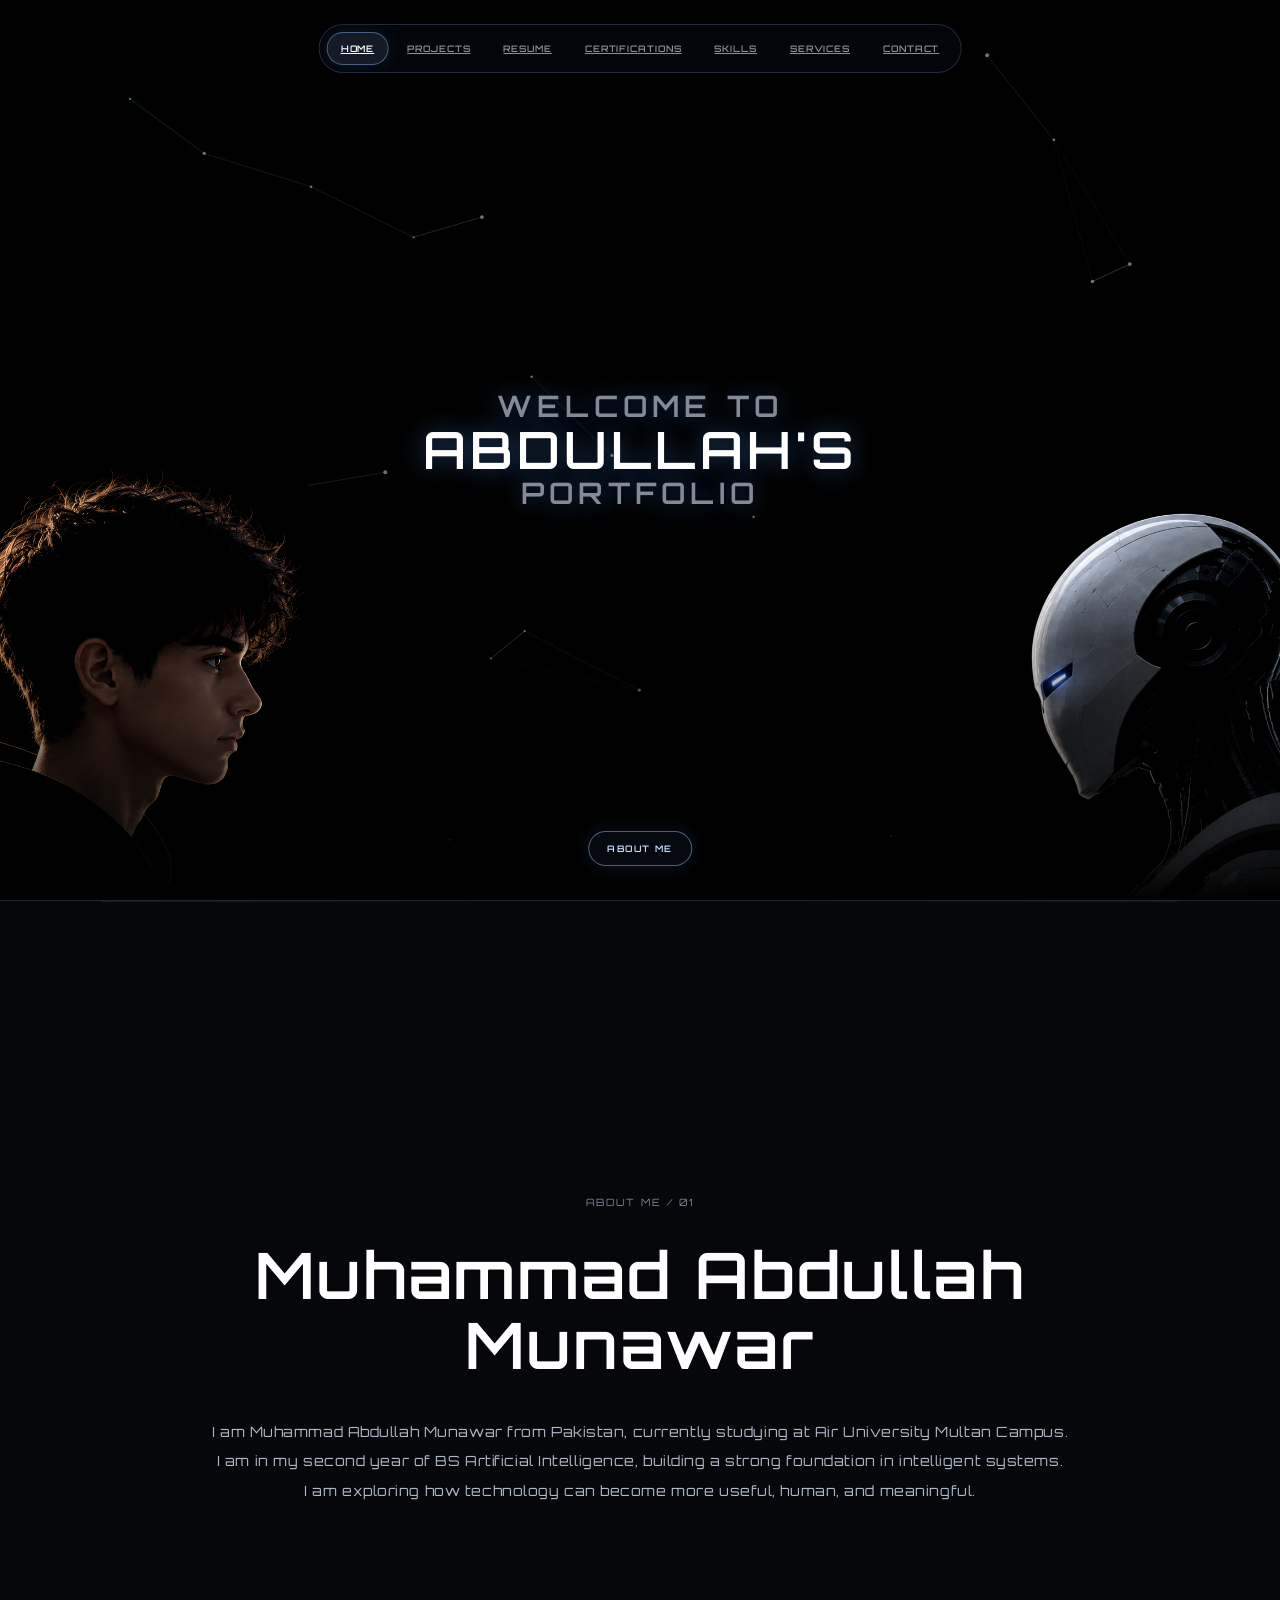
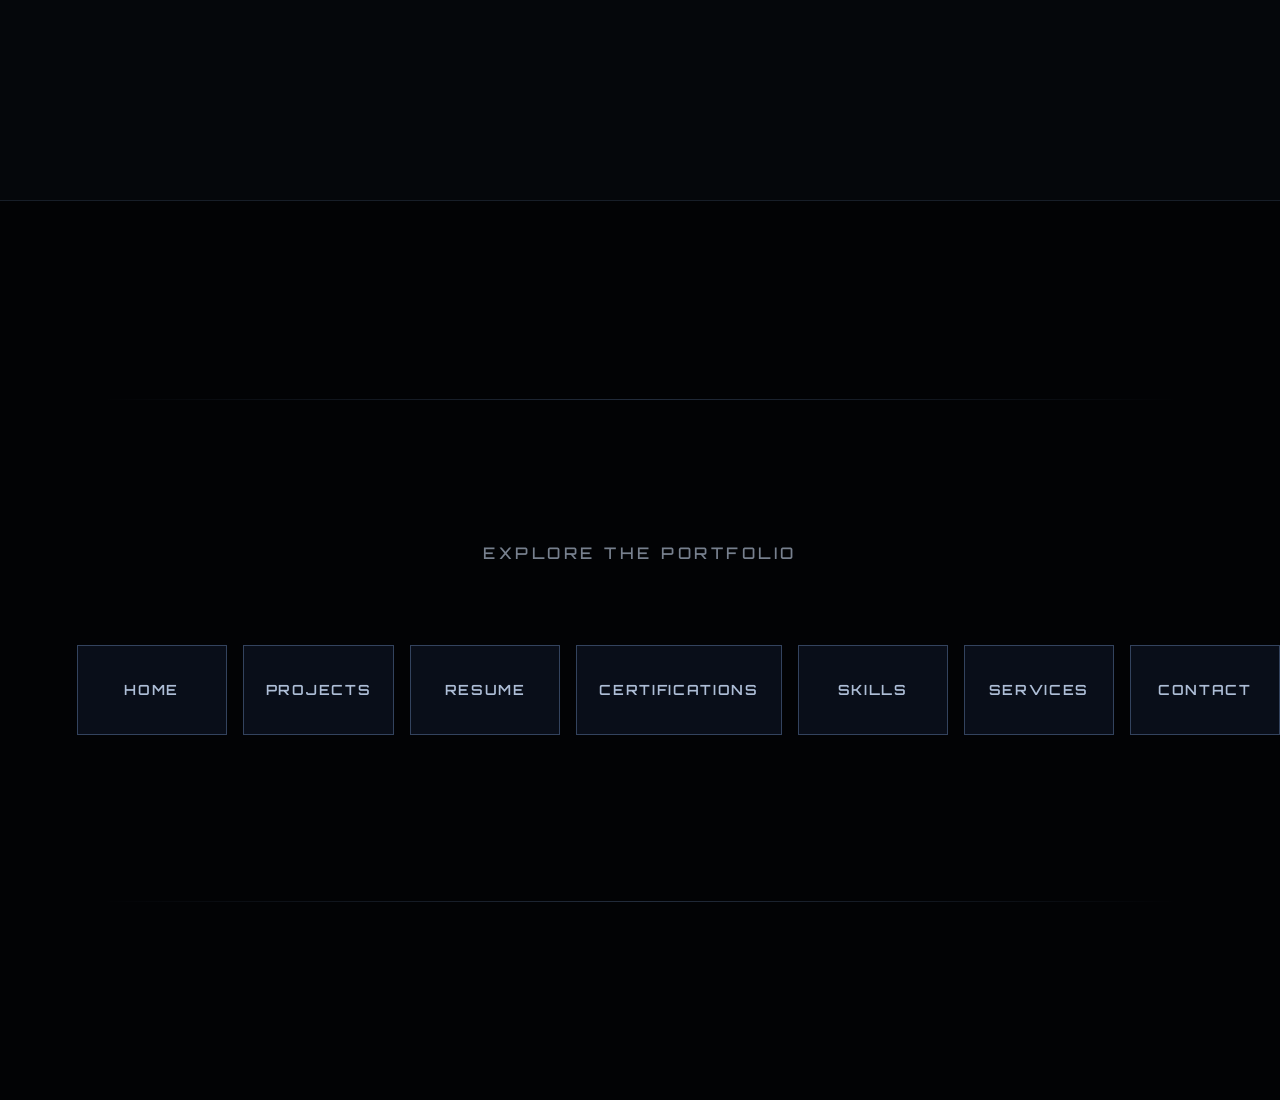
<file: index.html>
<!doctype html>
<html lang="en">
  <head>
    <meta charset="UTF-8" />
    <meta name="viewport" content="width=device-width, initial-scale=1.0" />
    <title>Human + Machine</title>
    <link rel="preconnect" href="https://fonts.googleapis.com" />
    <link rel="preconnect" href="https://fonts.gstatic.com" crossorigin />
    <link href="https://fonts.googleapis.com/css2?family=Orbitron:wght@500;600;700&display=swap" rel="stylesheet" />
    <link rel="stylesheet" href="styles.css?v=38" />
  </head>
  <body>
    <main class="stage" id="top" aria-label="Human and robot portrait composition">
      <canvas class="neural-canvas" aria-hidden="true"></canvas>
        <nav class="nav-bar" aria-label="Portfolio navigation">
          <a class="nav-link active" href="#top">HOME</a>
          <a class="nav-link" href="projects.html">PROJECTS</a>
          <a class="nav-link" href="resume.html">RESUME</a>
          <a class="nav-link" href="certifications.html">CERTIFICATIONS</a>
          <a class="nav-link" href="skills.html">SKILLS</a>
          <a class="nav-link" href="services.html">SERVICES</a>
          <a class="nav-link" href="contact.html">CONTACT</a>
        </nav>
        <h1 class="welcome-title"><span>WELCOME TO</span><span>ABDULLAH'S</span><span>PORTFOLIO</span></h1>
      <a class="about-button" href="#about">ABOUT ME</a>
      <div class="artwork">
        ```html
<a
  href="https://wa.me/92332787024"
  target="_blank"
  rel="noopener noreferrer"
  aria-label="Chat with Abdullah"
>
  <img
    class="portrait human"
    src="a8ce258f-6c17-4a77-9a83-f0bca4502742.png"
    alt="Contact Abdullah on WhatsApp"
  />
</a>
```
        <img class="portrait robot" src="2234621e-0f07-4fcf-935f-fc0880569974.png" alt="Robot portrait" />
        <span class="image-title human-title">CHAT WITH ABDULLAH</span>
        <span class="image-title robot-title">CHAT WITH ABDULLAH AI</span>
      </div>
    </main>

<!-- Abdullah AI Chat Panel -->
<section
  class="ai-chat-panel"
  id="aiChatPanel"
  aria-label="Chat with Abdullah AI"
  aria-hidden="true"
>
  <div class="ai-chat-header">
    <div>
      <strong>Abdullah AI</strong>
      <p>Ask me about Abdullah</p>
    </div>

    <button
      type="button"
      id="aiChatClose"
      aria-label="Close chat"
    >
      ×
    </button>
  </div>

  <div
    class="ai-chat-messages"
    id="aiChatMessages"
    aria-live="polite"
  ></div>

  <form class="ai-chat-form" id="aiChatForm">
    <input
      type="text"
      id="aiChatInput"
      placeholder="Ask me anything..."
      autocomplete="off"
      required
    />

    <button type="submit" id="aiChatSend">
      Send
    </button>
  </form>
</section>

    <section class="about-page" id="about" aria-labelledby="about-title">
      <div class="about-page-inner">
        <p class="about-kicker">ABOUT ME / 01</p>
        <h2 id="about-title">Muhammad Abdullah Munawar</h2>
        <p class="about-intro">I am Muhammad Abdullah Munawar from Pakistan, currently studying at Air University Multan Campus.<br />I am in my second year of BS Artificial Intelligence, building a strong foundation in intelligent systems.<br />I am exploring how technology can become more useful, human, and meaningful.</p>
      </div>
    </section>
    <section class="navigation-page" aria-labelledby="navigation-title">
      <h2 class="navigation-title" id="navigation-title">EXPLORE THE PORTFOLIO</h2>
      <div class="navigation-window">
        <div class="navigation-track">
          <div class="navigation-set">
            <a class="navigation-block" href="#top">HOME</a>
            <a class="navigation-block" href="projects.html">PROJECTS</a>
            <a class="navigation-block" href="#">RESUME</a>
            <a class="navigation-block" href="certifications.html">CERTIFICATIONS</a>
            <a class="navigation-block" href="skills.html">SKILLS</a>
            <a class="navigation-block" href="services.html">SERVICES</a>
            <a class="navigation-block" href="contact.html">CONTACT</a>
          </div>
          <div class="navigation-set" aria-hidden="true">
            <a class="navigation-block" href="#top">HOME</a>
            <a class="navigation-block" href="projects.html">PROJECTS</a>
            <a class="navigation-block" href="#">RESUME</a>
            <a class="navigation-block" href="certifications.html">CERTIFICATIONS</a>
            <a class="navigation-block" href="skills.html">SKILLS</a>
            <a class="navigation-block" href="services.html">SERVICES</a>
            <a class="navigation-block" href="contact.html">CONTACT</a>
          </div>
        </div>
      </div>
    </section>
    <script src="script.js"></script>
  </body>
</html>
</file>
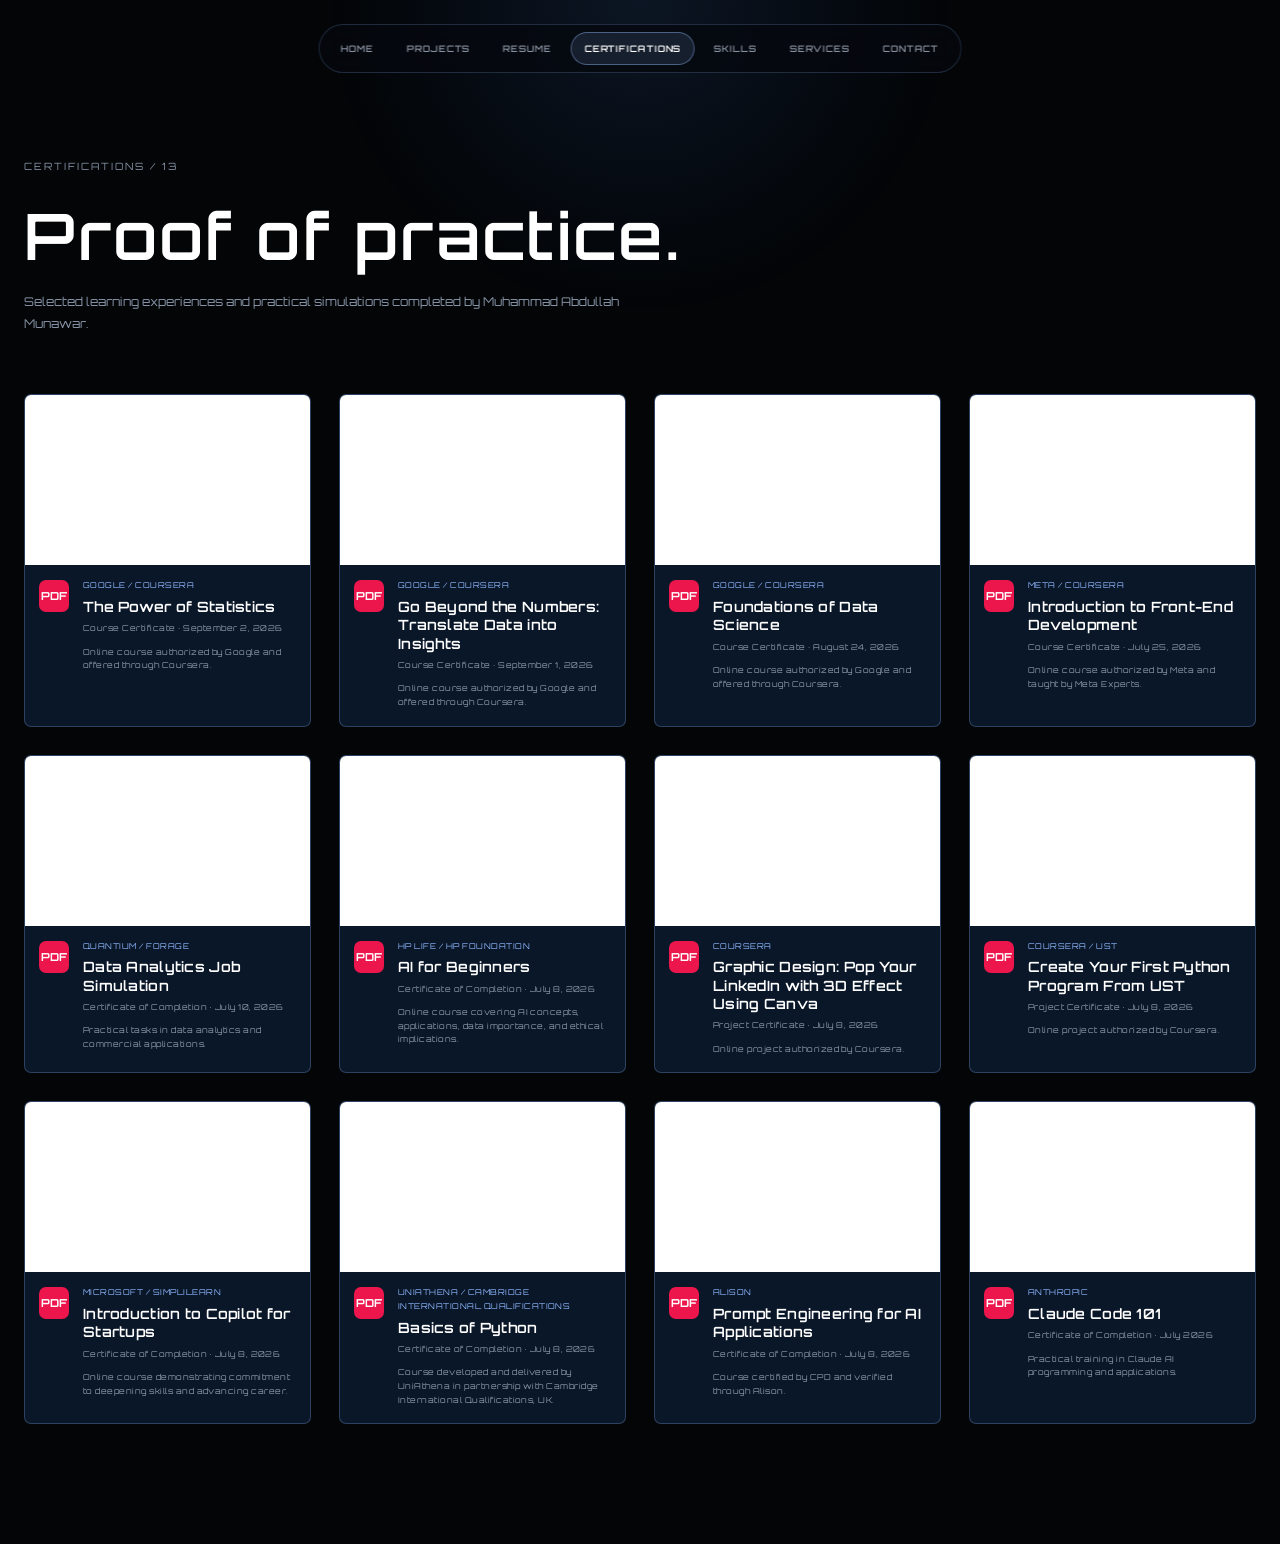
<file: certifications.html>
<!doctype html>
<html lang="en">
  <head>
    <meta charset="UTF-8" />
    <meta name="viewport" content="width=device-width, initial-scale=1.0" />
    <title>Certifications | Muhammad Abdullah Munawar</title>
    <link rel="preconnect" href="https://fonts.googleapis.com" />
    <link rel="preconnect" href="https://fonts.gstatic.com" crossorigin />
    <link href="https://fonts.googleapis.com/css2?family=Orbitron:wght@500;600;700&display=swap" rel="stylesheet" />
    <link rel="stylesheet" href="certifications.css?v=20260906-2" />
  </head>
  <body>
    <nav class="cert-nav" aria-label="Portfolio navigation">
      <a class="cert-nav-link" href="index.html#top">HOME</a>
      <a class="cert-nav-link" href="projects.html">PROJECTS</a>
      <a class="cert-nav-link" href="resume.html">RESUME</a>
      <a class="cert-nav-link active" href="certifications.html">CERTIFICATIONS</a>
      <a class="cert-nav-link" href="skills.html">SKILLS</a>
      <a class="cert-nav-link" href="services.html">SERVICES</a>
      <a class="cert-nav-link" href="contact.html">CONTACT</a>
    </nav>

    <main class="cert-page">
      <header class="cert-heading">
        <p class="cert-kicker">CERTIFICATIONS / 13</p>
        <h1>Proof of practice.</h1>
        <p>Selected learning experiences and practical simulations completed by Muhammad Abdullah Munawar.</p>
      </header>

      <section class="certificate-grid" aria-label="Certificate previews">
        <a class="certificate-card" href="Coursera%20QPIKWBR5FS7J.pdf" target="_blank" rel="noreferrer">
          <div class="certificate-preview">
            <iframe src="Coursera%20QPIKWBR5FS7J.pdf#page=1&view=FitH&zoom=page-width&pagemode=none&toolbar=0&navpanes=0&scrollbar=0" title="The Power of Statistics certificate preview"></iframe>
          </div>
          <div class="certificate-details">
            <span class="pdf-badge">PDF</span>
            <p class="certificate-issuer">Google / Coursera</p>
            <h2>The Power of Statistics</h2>
            <p class="certificate-date">Course Certificate · September 2, 2026</p>
            <p>Online course authorized by Google and offered through Coursera.</p>
          </div>
        </a>

        <a class="certificate-card" href="Coursera%20HYF5A8LBPTOB.pdf" target="_blank" rel="noreferrer">
          <div class="certificate-preview">
            <iframe src="Coursera%20HYF5A8LBPTOB.pdf#page=1&view=FitH&zoom=page-width&pagemode=none&toolbar=0&navpanes=0&scrollbar=0" title="Go Beyond the Numbers certificate preview"></iframe>
          </div>
          <div class="certificate-details">
            <span class="pdf-badge">PDF</span>
            <p class="certificate-issuer">Google / Coursera</p>
            <h2>Go Beyond the Numbers: Translate Data into Insights</h2>
            <p class="certificate-date">Course Certificate · September 1, 2026</p>
            <p>Online course authorized by Google and offered through Coursera.</p>
          </div>
        </a>

        <a class="certificate-card" href="Coursera%20BJYGBZF2MHPW.pdf" target="_blank" rel="noreferrer">
          <div class="certificate-preview">
            <iframe src="Coursera%20BJYGBZF2MHPW.pdf#page=1&view=FitH&zoom=page-width&pagemode=none&toolbar=0&navpanes=0&scrollbar=0" title="Foundations of Data Science certificate preview"></iframe>
          </div>
          <div class="certificate-details">
            <span class="pdf-badge">PDF</span>
            <p class="certificate-issuer">Google / Coursera</p>
            <h2>Foundations of Data Science</h2>
            <p class="certificate-date">Course Certificate · August 24, 2026</p>
            <p>Online course authorized by Google and offered through Coursera.</p>
          </div>
        </a>

        <a class="certificate-card" href="META%20FRONTEND.pdf" target="_blank" rel="noreferrer">
          <div class="certificate-preview">
            <iframe src="META%20FRONTEND.pdf#page=1&view=FitH&zoom=page-width&pagemode=none&toolbar=0&navpanes=0&scrollbar=0" title="Meta Introduction to Front-End Development certificate preview"></iframe>
          </div>
          <div class="certificate-details">
            <span class="pdf-badge">PDF</span>
            <p class="certificate-issuer">Meta / Coursera</p>
            <h2>Introduction to Front-End Development</h2>
            <p class="certificate-date">Course Certificate · July 25, 2026</p>
            <p>Online course authorized by Meta and taught by Meta Experts.</p>
          </div>
        </a>

        <a class="certificate-card" href="deollite.pdf" target="_blank" rel="noreferrer">
          <div class="certificate-preview">
            <iframe src="deollite.pdf#page=1&view=FitH&zoom=page-width&pagemode=none&toolbar=0&navpanes=0&scrollbar=0" title="Deloitte Data Analytics certificate preview"></iframe>
          </div>
          <div class="certificate-details">
            <span class="pdf-badge">PDF</span>
            <p class="certificate-issuer">Quantium / Forage</p>
            <h2>Data Analytics Job Simulation</h2>
            <p class="certificate-date">Certificate of Completion · July 10, 2026</p>
            <p>Practical tasks in data analytics and commercial applications.</p>
          </div>
        </a>

        <a class="certificate-card" href="AI%20for%20Beginners.pdf" target="_blank" rel="noreferrer">
          <div class="certificate-preview">
            <iframe src="AI%20for%20Beginners.pdf#page=1&view=FitH&zoom=page-width&pagemode=none&toolbar=0&navpanes=0&scrollbar=0" title="AI for Beginners certificate preview"></iframe>
          </div>
          <div class="certificate-details">
            <span class="pdf-badge">PDF</span>
            <p class="certificate-issuer">HP LIFE / HP Foundation</p>
            <h2>AI for Beginners</h2>
            <p class="certificate-date">Certificate of Completion · July 8, 2026</p>
            <p>Online course covering AI concepts, applications, data importance, and ethical implications.</p>
          </div>
        </a>

        <a class="certificate-card" href="Coursera%20EZ6KD8YBSNAW.pdf" target="_blank" rel="noreferrer">
          <div class="certificate-preview">
            <iframe src="Coursera%20EZ6KD8YBSNAW.pdf#page=1&view=FitH&zoom=page-width&pagemode=none&toolbar=0&navpanes=0&scrollbar=0" title="Graphic Design certificate preview"></iframe>
          </div>
          <div class="certificate-details">
            <span class="pdf-badge">PDF</span>
            <p class="certificate-issuer">Coursera</p>
            <h2>Graphic Design: Pop Your LinkedIn with 3D Effect Using Canva</h2>
            <p class="certificate-date">Project Certificate · July 8, 2026</p>
            <p>Online project authorized by Coursera.</p>
          </div>
        </a>

        <a class="certificate-card" href="Coursera%20P1863DA73EHE.pdf" target="_blank" rel="noreferrer">
          <div class="certificate-preview">
            <iframe src="Coursera%20P1863DA73EHE.pdf#page=1&view=FitH&zoom=page-width&pagemode=none&toolbar=0&navpanes=0&scrollbar=0" title="Create Your First Python Program certificate preview"></iframe>
          </div>
          <div class="certificate-details">
            <span class="pdf-badge">PDF</span>
            <p class="certificate-issuer">Coursera / UST</p>
            <h2>Create Your First Python Program From UST</h2>
            <p class="certificate-date">Project Certificate · July 8, 2026</p>
            <p>Online project authorized by Coursera.</p>
          </div>
        </a>

        <a class="certificate-card" href="microsoft.pdf" target="_blank" rel="noreferrer">
          <div class="certificate-preview">
            <iframe src="microsoft.pdf#page=1&view=FitH&zoom=page-width&pagemode=none&toolbar=0&navpanes=0&scrollbar=0" title="Microsoft Copilot certificate preview"></iframe>
          </div>
          <div class="certificate-details">
            <span class="pdf-badge">PDF</span>
            <p class="certificate-issuer">Microsoft / Simplilearn</p>
            <h2>Introduction to Copilot for Startups</h2>
            <p class="certificate-date">Certificate of Completion · July 8, 2026</p>
            <p>Online course demonstrating commitment to deepening skills and advancing career.</p>
          </div>
        </a>

        <a class="certificate-card" href="Muhammad%20Abdullah_CR640_certificate%20%281%29.pdf" target="_blank" rel="noreferrer">
          <div class="certificate-preview">
            <iframe src="Muhammad%20Abdullah_CR640_certificate%20%281%29.pdf#page=1&view=FitH&zoom=page-width&pagemode=none&toolbar=0&navpanes=0&scrollbar=0" title="Basics of Python certificate preview"></iframe>
          </div>
          <div class="certificate-details">
            <span class="pdf-badge">PDF</span>
            <p class="certificate-issuer">UniAthena / Cambridge International Qualifications</p>
            <h2>Basics of Python</h2>
            <p class="certificate-date">Certificate of Completion · July 8, 2026</p>
            <p>Course developed and delivered by UniAthena in partnership with Cambridge International Qualifications, UK.</p>
          </div>
        </a>

        <a class="certificate-card" href="Alison_Certificate-6831-59299627.pdf" target="_blank" rel="noreferrer">
          <div class="certificate-preview">
            <iframe src="Alison_Certificate-6831-59299627.pdf#page=1&view=FitH&zoom=page-width&pagemode=none&toolbar=0&navpanes=0&scrollbar=0" title="Prompt Engineering certificate preview"></iframe>
          </div>
          <div class="certificate-details">
            <span class="pdf-badge">PDF</span>
            <p class="certificate-issuer">Alison</p>
            <h2>Prompt Engineering for AI Applications</h2>
            <p class="certificate-date">Certificate of Completion · July 8, 2026</p>
            <p>Course certified by CPD and verified through Alison.</p>
          </div>
        </a>

        <a class="certificate-card" href="certificate-hdwyrfb6u8ja-1783545313.pdf" target="_blank" rel="noreferrer">
          <div class="certificate-preview">
            <iframe src="certificate-hdwyrfb6u8ja-1783545313.pdf#page=1&view=FitH&zoom=page-width&pagemode=none&toolbar=0&navpanes=0&scrollbar=0" title="Claude Code 101 certificate preview"></iframe>
          </div>
          <div class="certificate-details">
            <span class="pdf-badge">PDF</span>
            <p class="certificate-issuer">Anthropic</p>
            <h2>Claude Code 101</h2>
            <p class="certificate-date">Certificate of Completion · July 2026</p>
            <p>Practical training in Claude AI programming and applications.</p>
          </div>
        </a>
      </section>
    </main>
  </body>
</html>
</file>
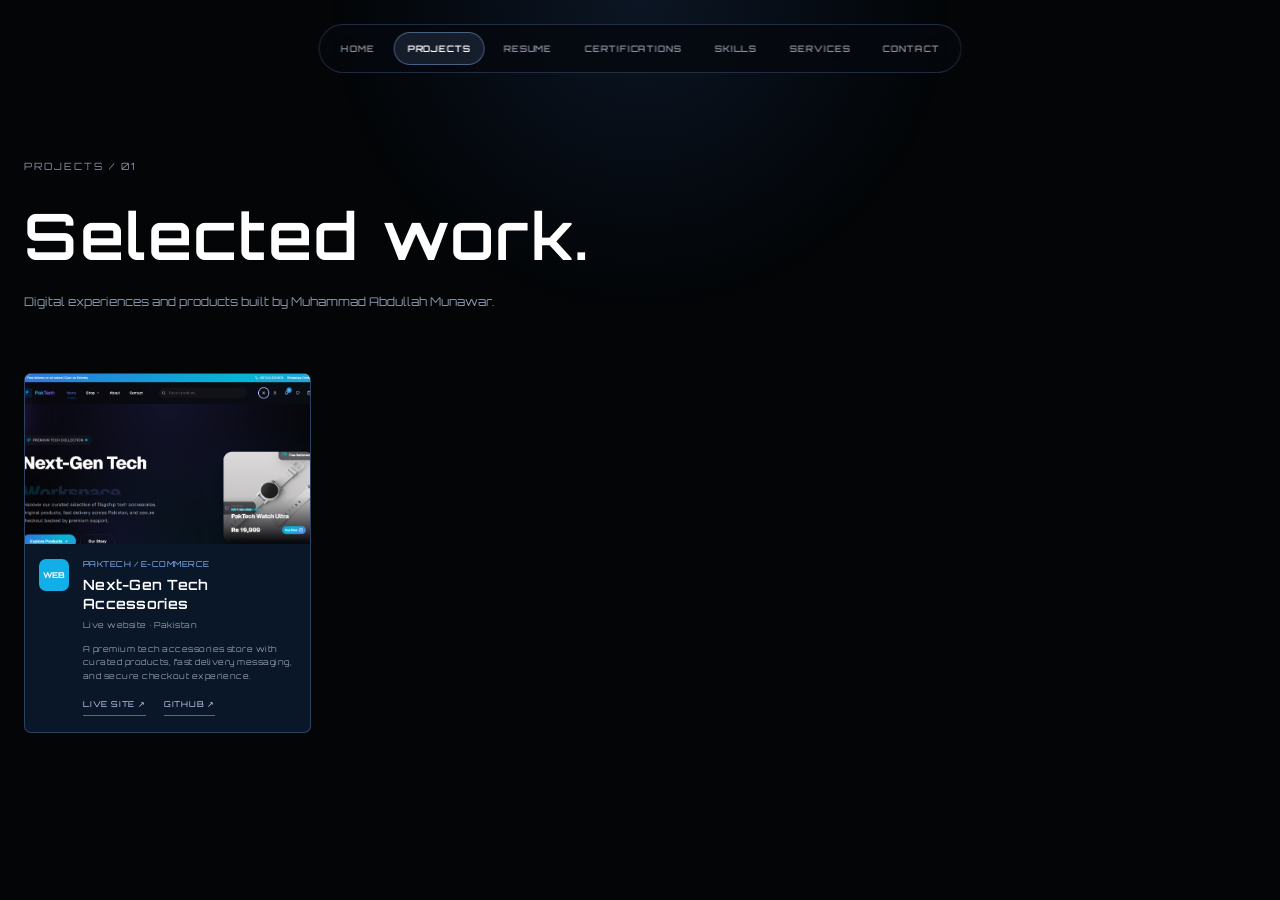
<file: projects.html>
<!doctype html>
<html lang="en">
  <head>
    <meta charset="UTF-8" />
    <meta name="viewport" content="width=device-width, initial-scale=1.0" />
    <title>Projects | Muhammad Abdullah Munawar</title>
    <link rel="preconnect" href="https://fonts.googleapis.com" />
    <link rel="preconnect" href="https://fonts.gstatic.com" crossorigin />
    <link href="https://fonts.googleapis.com/css2?family=Orbitron:wght@500;600;700&display=swap" rel="stylesheet" />
    <link rel="stylesheet" href="certifications.css?v=20260906-3" />
  </head>
  <body>
    <nav class="cert-nav" aria-label="Portfolio navigation">
      <a class="cert-nav-link" href="index.html#top">HOME</a>
      <a class="cert-nav-link active" href="projects.html">PROJECTS</a>
      <a class="cert-nav-link" href="resume.html">RESUME</a>
      <a class="cert-nav-link" href="certifications.html">CERTIFICATIONS</a>
      <a class="cert-nav-link" href="skills.html">SKILLS</a>
      <a class="cert-nav-link" href="services.html">SERVICES</a>
      <a class="cert-nav-link" href="contact.html">CONTACT</a>
    </nav>

    <main class="cert-page">
      <header class="cert-heading">
        <p class="cert-kicker">PROJECTS / 01</p>
        <h1>Selected work.</h1>
        <p>Digital experiences and products built by Muhammad Abdullah Munawar.</p>
      </header>
      <section class="certificate-grid project-grid" aria-label="Project previews">
        <article class="certificate-card project-card">
          <a class="project-preview" href="https://paktech-nine.vercel.app/" target="_blank" rel="noreferrer" aria-label="Open PakTech live website">
            <img src="Screenshot%202026-09-06%20222600.png" alt="PakTech website preview" />
          </a>
          <div class="certificate-details">
            <span class="project-mark">WEB</span>
            <p class="certificate-issuer">PakTech / E-commerce</p>
            <h2>Next-Gen Tech Accessories</h2>
            <p class="certificate-date">Live website · Pakistan</p>
            <p>A premium tech accessories store with curated products, fast delivery messaging, and secure checkout experience.</p>
            <div class="project-links">
              <a href="https://paktech-nine.vercel.app/" target="_blank" rel="noreferrer">LIVE SITE <span aria-hidden="true">↗</span></a>
              <a href="https://github.com/abdullahaieng/PAKTECH" target="_blank" rel="noreferrer">GITHUB <span aria-hidden="true">↗</span></a>
            </div>
          </div>
        </article>
      </section>
    </main>
  </body>
</html>
</file>
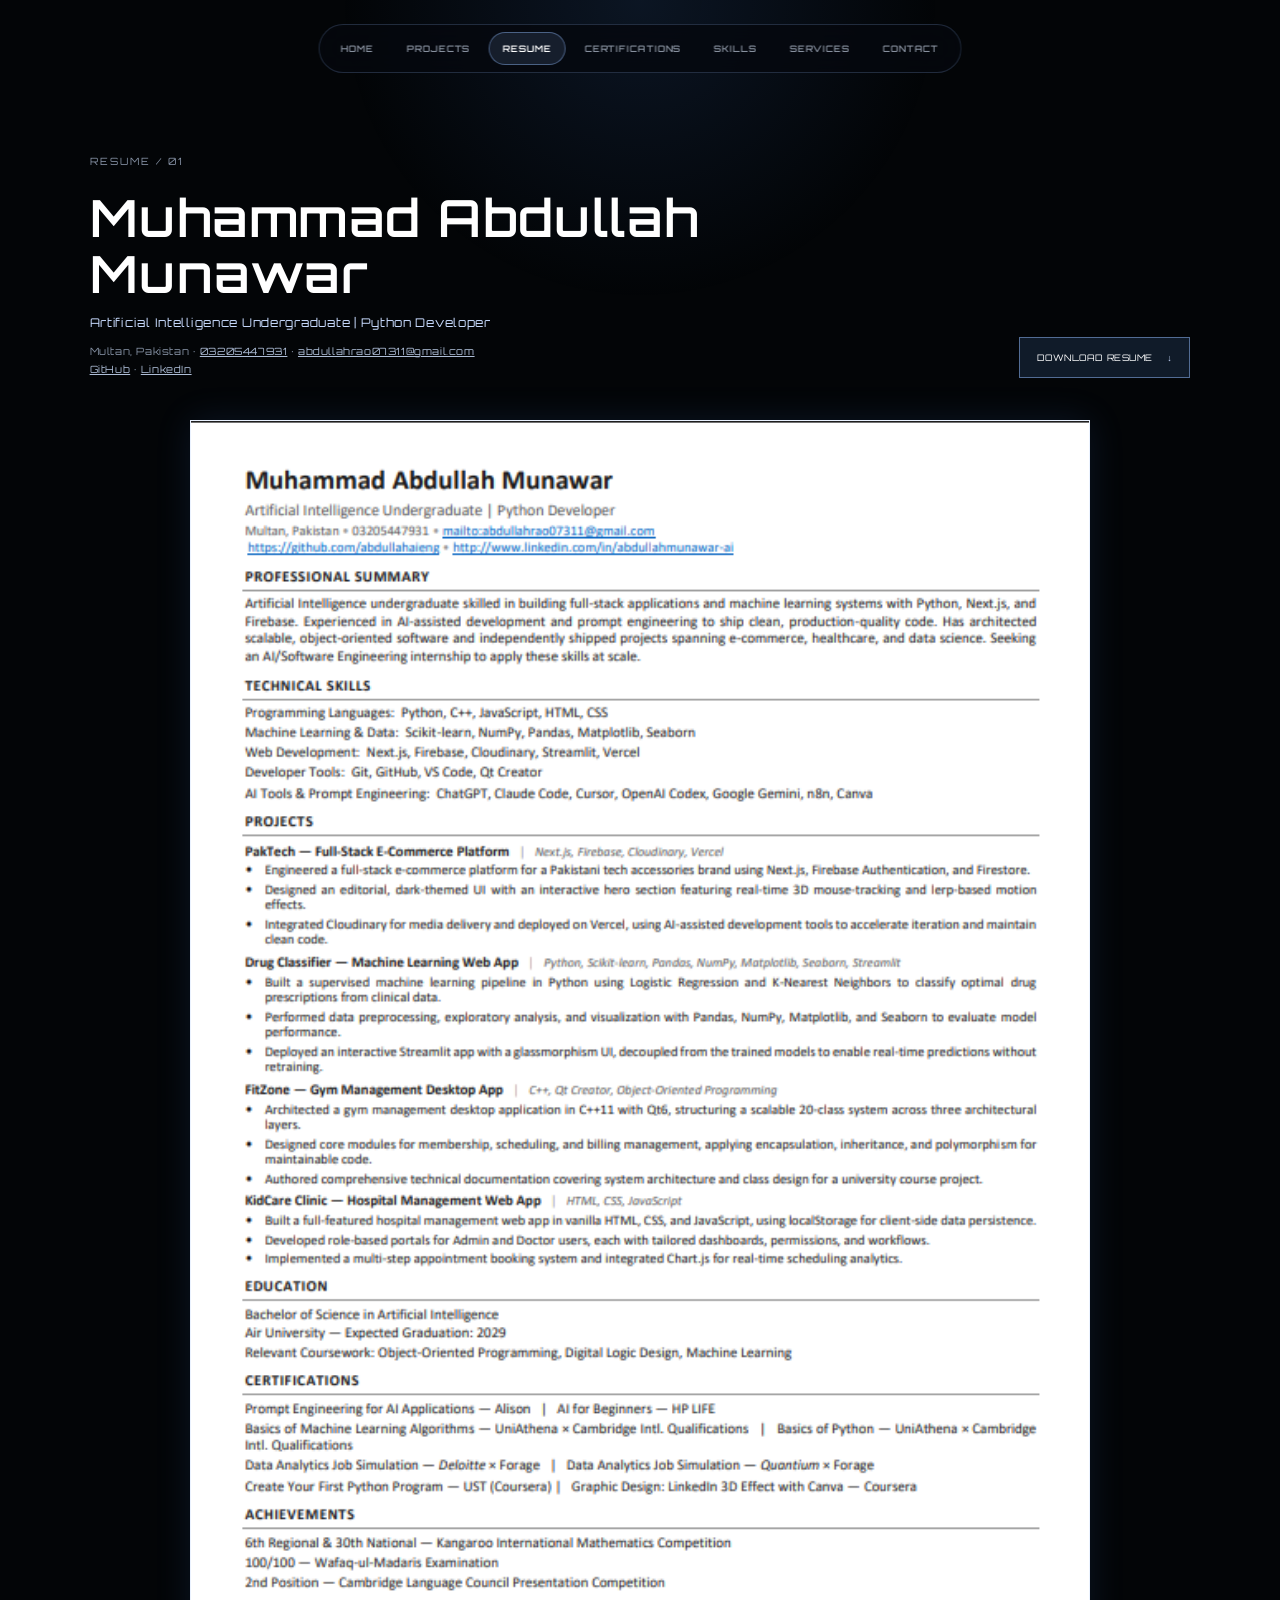
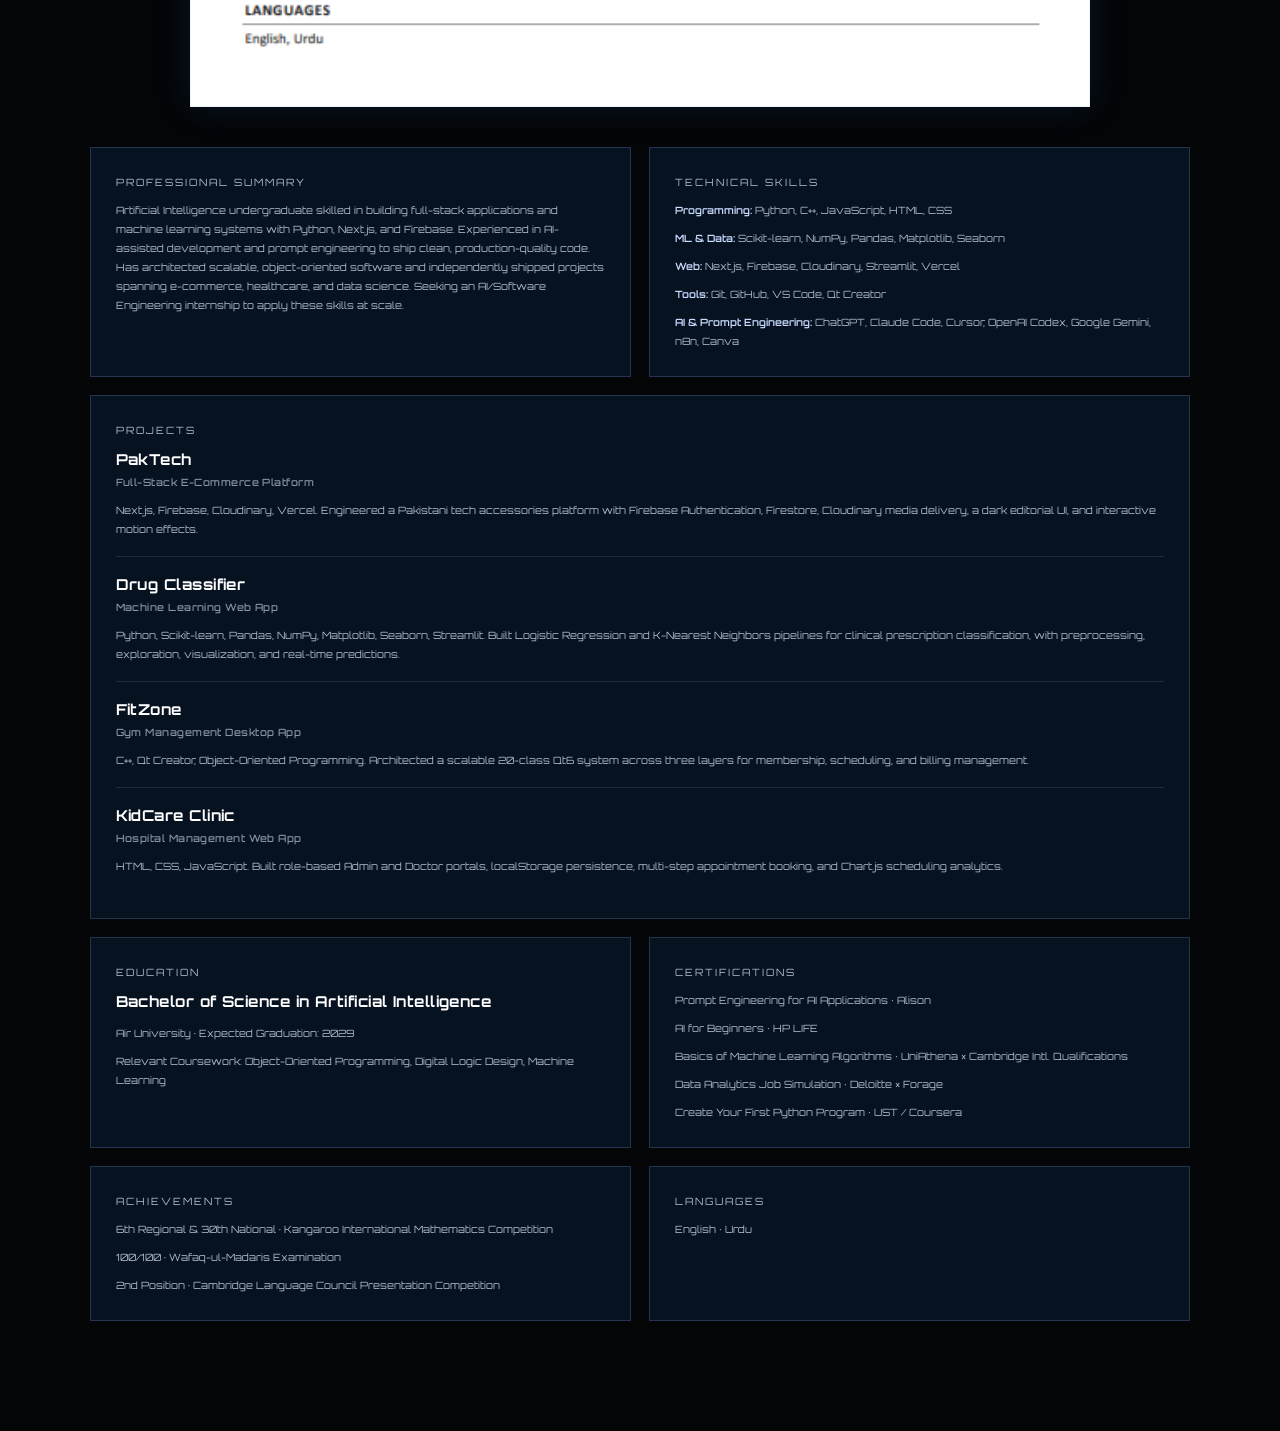
<file: resume.html>
<!doctype html>
<html lang="en">
  <head>
    <meta charset="UTF-8" />
    <meta name="viewport" content="width=device-width, initial-scale=1.0" />
    <title>Resume | Muhammad Abdullah Munawar</title>
    <link rel="preconnect" href="https://fonts.googleapis.com" />
    <link rel="preconnect" href="https://fonts.gstatic.com" crossorigin />
    <link href="https://fonts.googleapis.com/css2?family=Orbitron:wght@500;600;700&display=swap" rel="stylesheet" />
    <link rel="stylesheet" href="resume.css" />
  </head>
  <body>
    <nav class="resume-nav" aria-label="Portfolio navigation">
      <a class="resume-nav-link" href="index.html#top">HOME</a>
      <a class="resume-nav-link" href="projects.html">PROJECTS</a>
      <a class="resume-nav-link active" href="resume.html">RESUME</a>
      <a class="resume-nav-link" href="certifications.html">CERTIFICATIONS</a>
      <a class="resume-nav-link" href="skills.html">SKILLS</a>
      <a class="resume-nav-link" href="services.html">SERVICES</a>
      <a class="resume-nav-link" href="contact.html">CONTACT</a>
    </nav>

    <main class="resume-page">
      <header class="resume-heading">
        <div>
          <p class="resume-kicker">RESUME / 01</p>
          <h1>Muhammad Abdullah Munawar</h1>
          <p class="resume-role">Artificial Intelligence Undergraduate | Python Developer</p>
          <p class="resume-contact">Multan, Pakistan · <a href="tel:03205447931">03205447931</a> · <a href="mailto:abdullahrao07311@gmail.com">abdullahrao07311@gmail.com</a></p>
          <p class="resume-contact"><a href="https://github.com/abdullahaieng" target="_blank" rel="noreferrer">GitHub</a> · <a href="http://www.linkedin.com/in/abdullahmunawar-ai" target="_blank" rel="noreferrer">LinkedIn</a></p>
        </div>
        <a class="download-button" href="Abdullah_Resume%20Final.pdf" download>DOWNLOAD RESUME <span aria-hidden="true">↓</span></a>
      </header>

      <section class="resume-preview" aria-label="Full resume preview">
        <img src="image.png" alt="Muhammad Abdullah Munawar resume" />
      </section>

      <div class="resume-layout">
        <section class="resume-section resume-summary">
          <p class="section-label">PROFESSIONAL SUMMARY</p>
          <p>Artificial Intelligence undergraduate skilled in building full-stack applications and machine learning systems with Python, Next.js, and Firebase. Experienced in AI-assisted development and prompt engineering to ship clean, production-quality code. Has architected scalable, object-oriented software and independently shipped projects spanning e-commerce, healthcare, and data science. Seeking an AI/Software Engineering internship to apply these skills at scale.</p>
        </section>
        <section class="resume-section">
          <p class="section-label">TECHNICAL SKILLS</p>
          <div class="skill-list">
            <p><strong>Programming:</strong> Python, C++, JavaScript, HTML, CSS</p>
            <p><strong>ML &amp; Data:</strong> Scikit-learn, NumPy, Pandas, Matplotlib, Seaborn</p>
            <p><strong>Web:</strong> Next.js, Firebase, Cloudinary, Streamlit, Vercel</p>
            <p><strong>Tools:</strong> Git, GitHub, VS Code, Qt Creator</p>
            <p><strong>AI &amp; Prompt Engineering:</strong> ChatGPT, Claude Code, Cursor, OpenAI Codex, Google Gemini, n8n, Canva</p>
          </div>
        </section>
        <section class="resume-section resume-wide">
          <p class="section-label">PROJECTS</p>
          <div class="resume-project"><h2>PakTech <span>Full-Stack E-Commerce Platform</span></h2><p>Next.js, Firebase, Cloudinary, Vercel. Engineered a Pakistani tech accessories platform with Firebase Authentication, Firestore, Cloudinary media delivery, a dark editorial UI, and interactive motion effects.</p></div>
          <div class="resume-project"><h2>Drug Classifier <span>Machine Learning Web App</span></h2><p>Python, Scikit-learn, Pandas, NumPy, Matplotlib, Seaborn, Streamlit. Built Logistic Regression and K-Nearest Neighbors pipelines for clinical prescription classification, with preprocessing, exploration, visualization, and real-time predictions.</p></div>
          <div class="resume-project"><h2>FitZone <span>Gym Management Desktop App</span></h2><p>C++, Qt Creator, Object-Oriented Programming. Architected a scalable 20-class Qt6 system across three layers for membership, scheduling, and billing management.</p></div>
          <div class="resume-project"><h2>KidCare Clinic <span>Hospital Management Web App</span></h2><p>HTML, CSS, JavaScript. Built role-based Admin and Doctor portals, localStorage persistence, multi-step appointment booking, and Chart.js scheduling analytics.</p></div>
        </section>
        <section class="resume-section">
          <p class="section-label">EDUCATION</p>
          <h2>Bachelor of Science in Artificial Intelligence</h2>
          <p>Air University · Expected Graduation: 2029</p>
          <p>Relevant Coursework: Object-Oriented Programming, Digital Logic Design, Machine Learning</p>
        </section>
        <section class="resume-section">
          <p class="section-label">CERTIFICATIONS</p>
          <p>Prompt Engineering for AI Applications · Alison</p>
          <p>AI for Beginners · HP LIFE</p>
          <p>Basics of Machine Learning Algorithms · UniAthena × Cambridge Intl. Qualifications</p>
          <p>Data Analytics Job Simulation · Deloitte × Forage</p>
          <p>Create Your First Python Program · UST / Coursera</p>
        </section>
        <section class="resume-section">
          <p class="section-label">ACHIEVEMENTS</p>
          <p>6th Regional &amp; 30th National · Kangaroo International Mathematics Competition</p>
          <p>100/100 · Wafaq-ul-Madaris Examination</p>
          <p>2nd Position · Cambridge Language Council Presentation Competition</p>
        </section>
        <section class="resume-section">
          <p class="section-label">LANGUAGES</p>
          <p>English · Urdu</p>
        </section>
      </div>
    </main>
  </body>
</html>
</file>
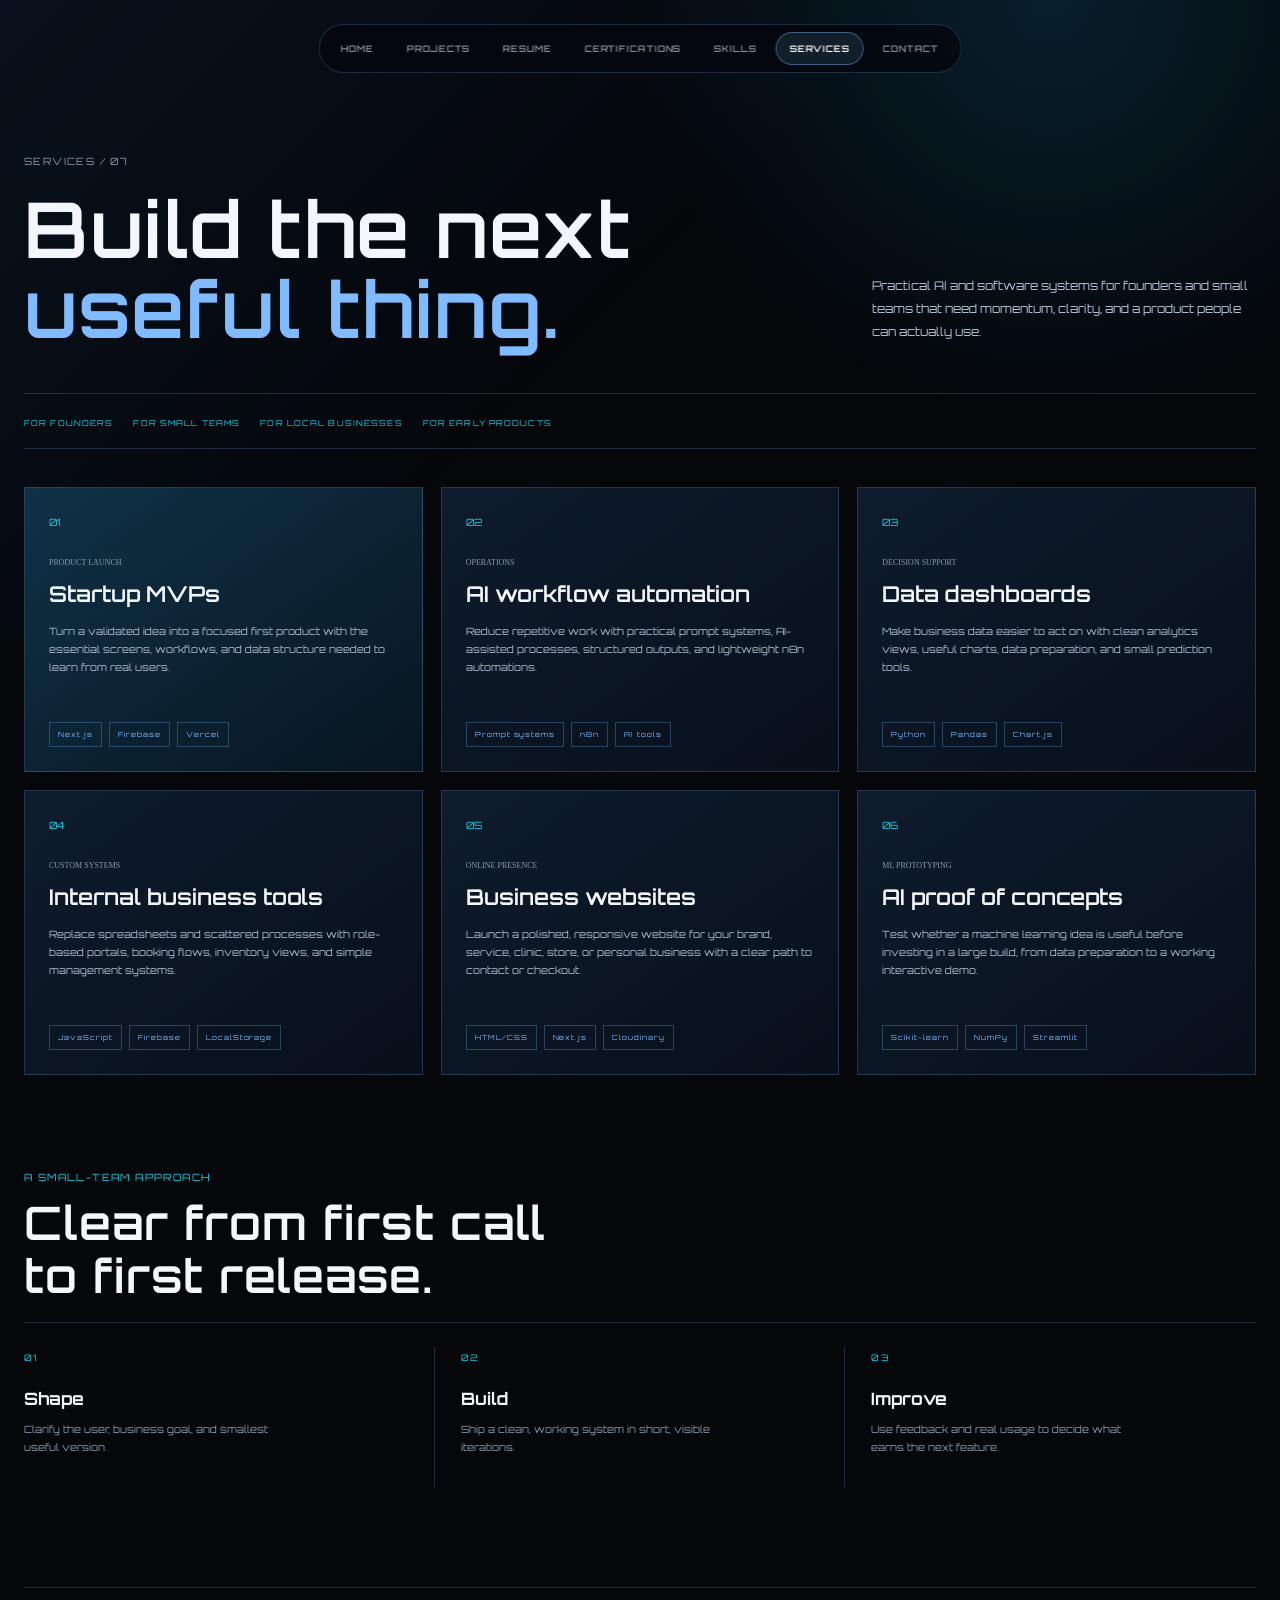
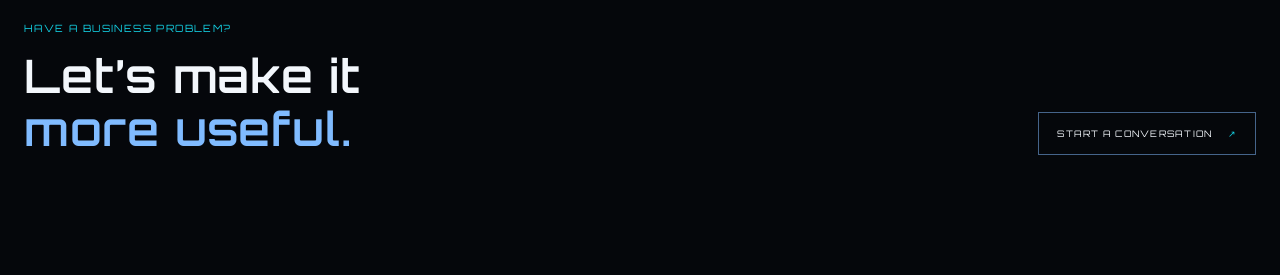
<file: services.html>
<!doctype html>
<html lang="en">
  <head>
    <meta charset="UTF-8" />
    <meta name="viewport" content="width=device-width, initial-scale=1.0" />
    <title>Services | Muhammad Abdullah Munawar</title>
    <link rel="preconnect" href="https://fonts.googleapis.com" />
    <link rel="preconnect" href="https://fonts.gstatic.com" crossorigin />
    <link href="https://fonts.googleapis.com/css2?family=Orbitron:wght@500;600;700&display=swap" rel="stylesheet" />
    <link rel="stylesheet" href="services.css" />
  </head>
  <body>
    <nav class="services-nav" aria-label="Portfolio navigation">
      <a href="index.html#top">HOME</a>
      <a href="projects.html">PROJECTS</a>
      <a href="resume.html">RESUME</a>
      <a href="certifications.html">CERTIFICATIONS</a>
      <a href="skills.html">SKILLS</a>
      <a class="active" href="services.html">SERVICES</a>
      <a href="contact.html">CONTACT</a>
    </nav>

    <main class="services-page">
      <header class="services-hero">
        <div>
          <p class="services-kicker">SERVICES / 07</p>
          <h1>Build the next<br /><span>useful thing.</span></h1>
        </div>
        <p class="services-intro">Practical AI and software systems for founders and small teams that need momentum, clarity, and a product people can actually use.</p>
      </header>

      <section class="audience-strip" aria-label="Ideal clients">
        <span>FOR FOUNDERS</span><span>FOR SMALL TEAMS</span><span>FOR LOCAL BUSINESSES</span><span>FOR EARLY PRODUCTS</span>
      </section>

      <section class="service-grid" aria-label="Services for startups and small businesses">
        <article class="service-card service-card-featured">
          <span class="service-number">01</span>
          <p class="service-type">PRODUCT LAUNCH</p>
          <h2>Startup MVPs</h2>
          <p>Turn a validated idea into a focused first product with the essential screens, workflows, and data structure needed to learn from real users.</p>
          <div class="service-stack"><span>Next.js</span><span>Firebase</span><span>Vercel</span></div>
        </article>

        <article class="service-card">
          <span class="service-number">02</span>
          <p class="service-type">OPERATIONS</p>
          <h2>AI workflow automation</h2>
          <p>Reduce repetitive work with practical prompt systems, AI-assisted processes, structured outputs, and lightweight n8n automations.</p>
          <div class="service-stack"><span>Prompt systems</span><span>n8n</span><span>AI tools</span></div>
        </article>

        <article class="service-card">
          <span class="service-number">03</span>
          <p class="service-type">DECISION SUPPORT</p>
          <h2>Data dashboards</h2>
          <p>Make business data easier to act on with clean analytics views, useful charts, data preparation, and small prediction tools.</p>
          <div class="service-stack"><span>Python</span><span>Pandas</span><span>Chart.js</span></div>
        </article>

        <article class="service-card">
          <span class="service-number">04</span>
          <p class="service-type">CUSTOM SYSTEMS</p>
          <h2>Internal business tools</h2>
          <p>Replace spreadsheets and scattered processes with role-based portals, booking flows, inventory views, and simple management systems.</p>
          <div class="service-stack"><span>JavaScript</span><span>Firebase</span><span>LocalStorage</span></div>
        </article>

        <article class="service-card">
          <span class="service-number">05</span>
          <p class="service-type">ONLINE PRESENCE</p>
          <h2>Business websites</h2>
          <p>Launch a polished, responsive website for your brand, service, clinic, store, or personal business with a clear path to contact or checkout.</p>
          <div class="service-stack"><span>HTML/CSS</span><span>Next.js</span><span>Cloudinary</span></div>
        </article>

        <article class="service-card">
          <span class="service-number">06</span>
          <p class="service-type">ML PROTOTYPING</p>
          <h2>AI proof of concepts</h2>
          <p>Test whether a machine learning idea is useful before investing in a large build, from data preparation to a working interactive demo.</p>
          <div class="service-stack"><span>Scikit-learn</span><span>NumPy</span><span>Streamlit</span></div>
        </article>
      </section>

      <section class="process-section">
        <div class="section-heading"><p class="services-kicker">A SMALL-TEAM APPROACH</p><h2>Clear from first call<br />to first release.</h2></div>
        <div class="process-grid">
          <div><span>01</span><h3>Shape</h3><p>Clarify the user, business goal, and smallest useful version.</p></div>
          <div><span>02</span><h3>Build</h3><p>Ship a clean, working system in short, visible iterations.</p></div>
          <div><span>03</span><h3>Improve</h3><p>Use feedback and real usage to decide what earns the next feature.</p></div>
        </div>
      </section>

      <section class="services-cta">
        <div><p class="services-kicker">HAVE A BUSINESS PROBLEM?</p><h2>Let’s make it<br /><span>more useful.</span></h2></div>
        <a class="cta-button" href="mailto:abdullahrao07311@gmail.com?subject=Project%20Inquiry">START A CONVERSATION <span aria-hidden="true">↗</span></a>
      </section>
    </main>
  </body>
</html>
</file>
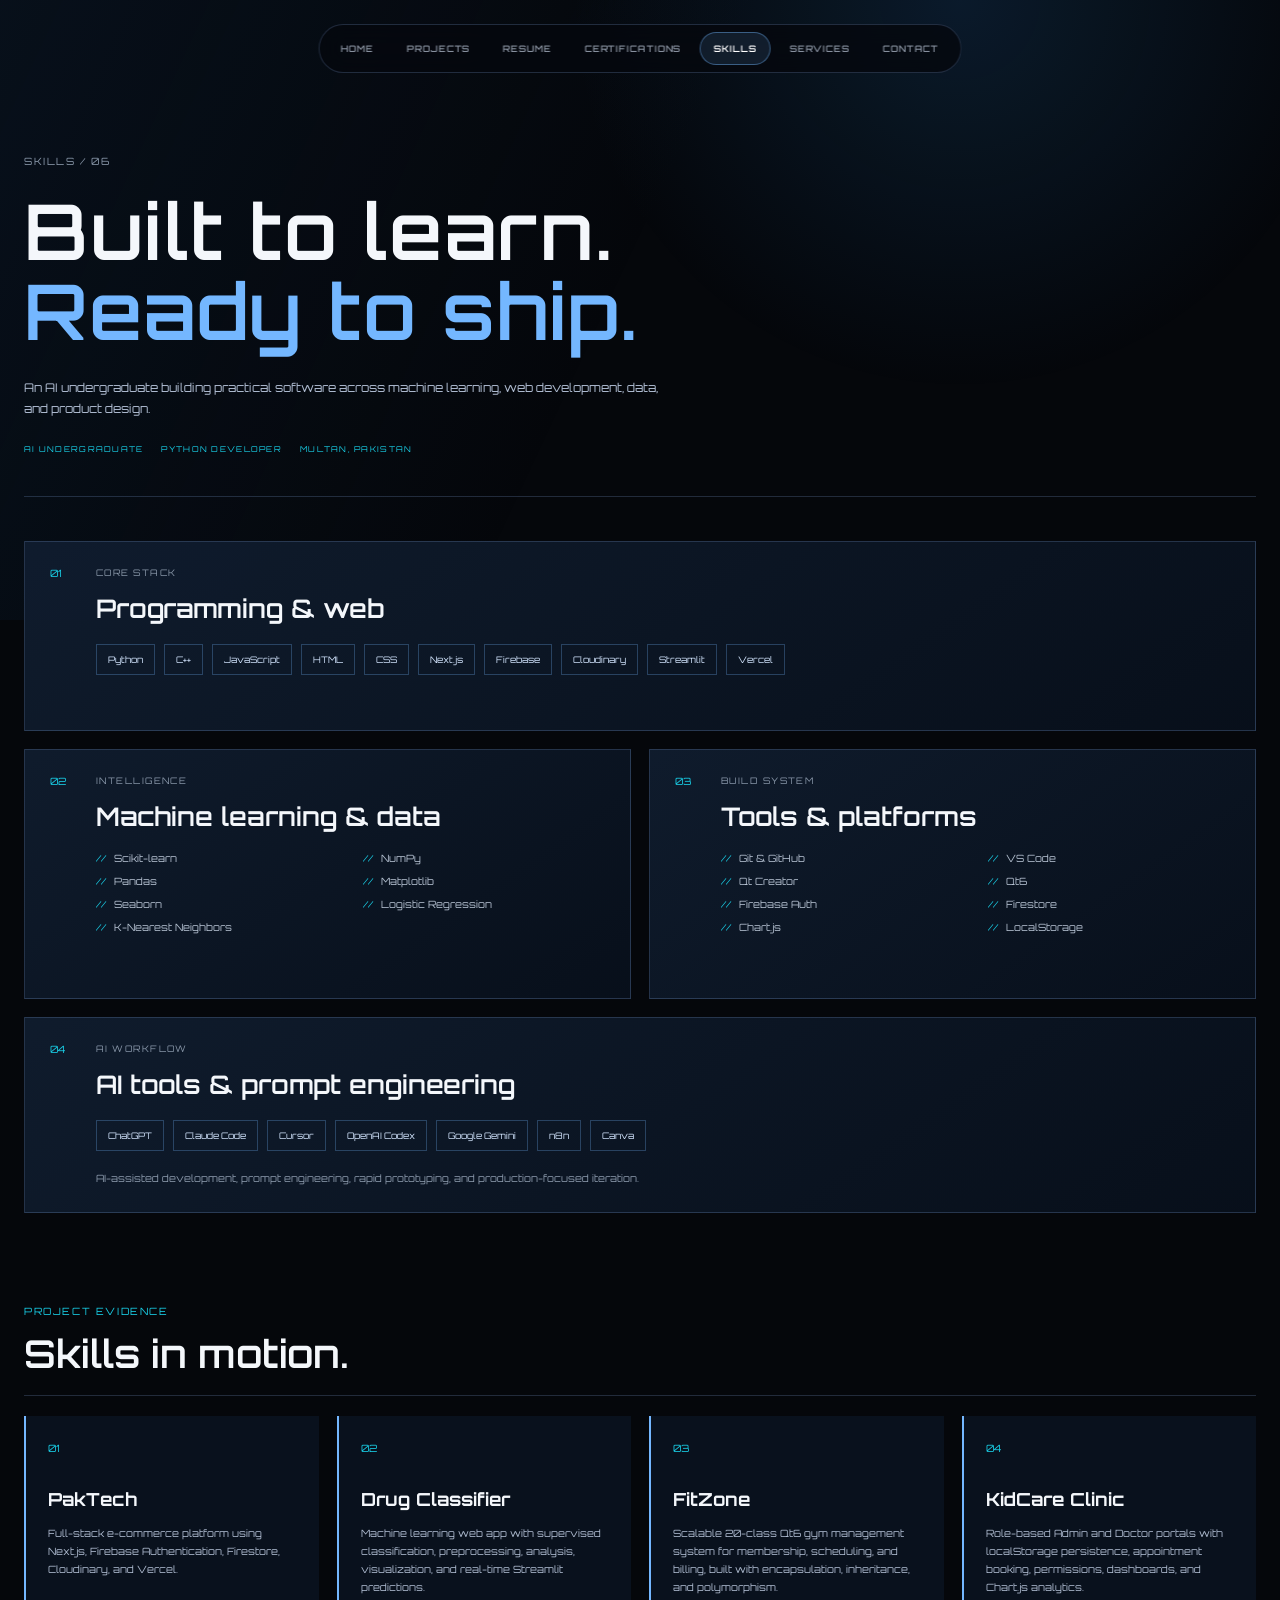
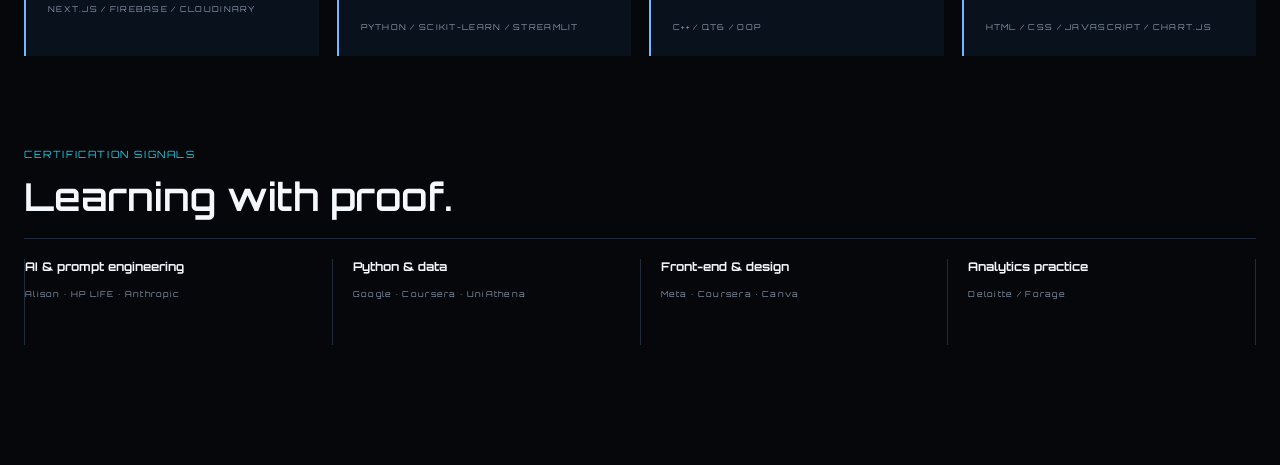
<file: skills.html>
<!doctype html>
<html lang="en">
  <head>
    <meta charset="UTF-8" />
    <meta name="viewport" content="width=device-width, initial-scale=1.0" />
    <title>Skills | Muhammad Abdullah Munawar</title>
    <link rel="preconnect" href="https://fonts.googleapis.com" />
    <link rel="preconnect" href="https://fonts.gstatic.com" crossorigin />
    <link href="https://fonts.googleapis.com/css2?family=Orbitron:wght@500;600;700&display=swap" rel="stylesheet" />
    <link rel="stylesheet" href="skills.css" />
  </head>
  <body>
    <nav class="skills-nav" aria-label="Portfolio navigation">
      <a href="index.html#top">HOME</a>
      <a href="projects.html">PROJECTS</a>
      <a href="resume.html">RESUME</a>
      <a href="certifications.html">CERTIFICATIONS</a>
      <a class="active" href="skills.html">SKILLS</a>
      <a href="services.html">SERVICES</a>
      <a href="contact.html">CONTACT</a>
    </nav>

    <main class="skills-page">
      <header class="skills-hero">
        <p class="skills-kicker">SKILLS / 06</p>
        <h1>Built to learn.<br /><span>Ready to ship.</span></h1>
        <p class="skills-intro">An AI undergraduate building practical software across machine learning, web development, data, and product design.</p>
        <div class="skills-meta"><span>AI UNDERGRADUATE</span><span>PYTHON DEVELOPER</span><span>MULTAN, PAKISTAN</span></div>
      </header>

      <section class="skills-board" aria-label="Technical skills">
        <article class="skill-panel skill-panel-wide">
          <div class="panel-index">01</div>
          <div class="panel-content">
            <p class="panel-label">CORE STACK</p>
            <h2>Programming &amp; web</h2>
            <div class="skill-tags"><span>Python</span><span>C++</span><span>JavaScript</span><span>HTML</span><span>CSS</span><span>Next.js</span><span>Firebase</span><span>Cloudinary</span><span>Streamlit</span><span>Vercel</span></div>
          </div>
        </article>

        <article class="skill-panel">
          <div class="panel-index">02</div>
          <div class="panel-content">
            <p class="panel-label">INTELLIGENCE</p>
            <h2>Machine learning &amp; data</h2>
            <ul class="skill-list"><li>Scikit-learn</li><li>NumPy</li><li>Pandas</li><li>Matplotlib</li><li>Seaborn</li><li>Logistic Regression</li><li>K-Nearest Neighbors</li></ul>
          </div>
        </article>

        <article class="skill-panel">
          <div class="panel-index">03</div>
          <div class="panel-content">
            <p class="panel-label">BUILD SYSTEM</p>
            <h2>Tools &amp; platforms</h2>
            <ul class="skill-list"><li>Git &amp; GitHub</li><li>VS Code</li><li>Qt Creator</li><li>Qt6</li><li>Firebase Auth</li><li>Firestore</li><li>Chart.js</li><li>LocalStorage</li></ul>
          </div>
        </article>

        <article class="skill-panel skill-panel-wide">
          <div class="panel-index">04</div>
          <div class="panel-content">
            <p class="panel-label">AI WORKFLOW</p>
            <h2>AI tools &amp; prompt engineering</h2>
            <div class="tool-row"><span>ChatGPT</span><span>Claude Code</span><span>Cursor</span><span>OpenAI Codex</span><span>Google Gemini</span><span>n8n</span><span>Canva</span></div>
            <p class="panel-note">AI-assisted development, prompt engineering, rapid prototyping, and production-focused iteration.</p>
          </div>
        </article>
      </section>

      <section class="evidence-section">
        <div class="section-heading"><p class="skills-kicker">PROJECT EVIDENCE</p><h2>Skills in motion.</h2></div>
        <div class="evidence-grid">
          <article class="evidence-card"><span class="evidence-number">01</span><h3>PakTech</h3><p>Full-stack e-commerce platform using Next.js, Firebase Authentication, Firestore, Cloudinary, and Vercel.</p><span class="evidence-stack">NEXT.JS / FIREBASE / CLOUDINARY</span></article>
          <article class="evidence-card"><span class="evidence-number">02</span><h3>Drug Classifier</h3><p>Machine learning web app with supervised classification, preprocessing, analysis, visualization, and real-time Streamlit predictions.</p><span class="evidence-stack">PYTHON / SCIKIT-LEARN / STREAMLIT</span></article>
          <article class="evidence-card"><span class="evidence-number">03</span><h3>FitZone</h3><p>Scalable 20-class Qt6 gym management system for membership, scheduling, and billing, built with encapsulation, inheritance, and polymorphism.</p><span class="evidence-stack">C++ / QT6 / OOP</span></article>
          <article class="evidence-card"><span class="evidence-number">04</span><h3>KidCare Clinic</h3><p>Role-based Admin and Doctor portals with localStorage persistence, appointment booking, permissions, dashboards, and Chart.js analytics.</p><span class="evidence-stack">HTML / CSS / JAVASCRIPT / CHART.JS</span></article>
        </div>
      </section>

      <section class="learning-section">
        <div class="section-heading"><p class="skills-kicker">CERTIFICATION SIGNALS</p><h2>Learning with proof.</h2></div>
        <div class="learning-track">
          <div><strong>AI &amp; prompt engineering</strong><span>Alison · HP LIFE · Anthropic</span></div>
          <div><strong>Python &amp; data</strong><span>Google · Coursera · UniAthena</span></div>
          <div><strong>Front-end &amp; design</strong><span>Meta · Coursera · Canva</span></div>
          <div><strong>Analytics practice</strong><span>Deloitte / Forage</span></div>
        </div>
      </section>
    </main>
  </body>
</html>
</file>
<file: styles.css>
:root {
  --background: #000000;
}

* {
  box-sizing: border-box;
}

html,
body {
  -ms-overflow-style: none;
  scrollbar-width: none;
  overflow-x: hidden;
  overflow-y: auto;
  scroll-behavior: smooth;
  margin: 0;
  min-height: 100%;
}

html::-webkit-scrollbar,
body::-webkit-scrollbar {
  display: none;
}

body {
  background: var(--background);
}

.stage {
  height: 100svh;
  min-height: 520px;
  overflow: hidden;
  pointer-events: none;
  position: relative;
  width: 100%;
}

.stage::after {
  background: linear-gradient(to bottom, transparent 0%, rgba(0, 0, 0, 0.58) 58%, #000000 100%);
  bottom: 0;
  content: "";
  height: 34%;
  left: 0;
  pointer-events: none;
  position: absolute;
  right: 0;
  z-index: 3;
}

.neural-canvas {
  height: 100%;
  inset: 0;
  filter: drop-shadow(0 0 8px rgba(110, 170, 255, 0.3));
  mix-blend-mode: screen;
  opacity: 0.58;
  pointer-events: none;
  position: absolute;
  width: 100%;
  z-index: 0;
}

.nav-bar {
  align-items: center;
  background: rgba(5, 8, 14, 0.72);
  border: 1px solid rgba(150, 190, 255, 0.2);
  border-radius: 999px;
  display: flex;
  gap: 5px;
  left: 50%;
  max-width: calc(100% - 28px);
  overflow-x: auto;
  padding: 7px;
  pointer-events: auto;
  position: fixed;
  scrollbar-width: none;
  top: 24px;
  transform: translateX(-50%);
  white-space: nowrap;
  width: max-content;
  z-index: 20;
}

.nav-bar::-webkit-scrollbar {
  display: none;
}

.nav-link {
  border: 1px solid transparent;
  border-radius: 999px;
  color: #87909e;
  font-family: "Orbitron", Arial, sans-serif;
  font-size: 9px;
  font-weight: 600;
  letter-spacing: 0.1em;
  padding: 10px 13px;
  transition: background 0.25s ease, border-color 0.25s ease, color 0.25s ease, box-shadow 0.25s ease;
}

.nav-link:hover,
.nav-link.active {
  background: rgba(148, 190, 255, 0.12);
  border-color: rgba(148, 190, 255, 0.42);
  box-shadow: 0 0 18px rgba(80, 150, 255, 0.12);
  color: #ffffff;
}

.welcome-title {
  color: #c9dcff;
  font-family: "Orbitron", Arial, sans-serif;
  font-size: clamp(24px, 3.4vw, 54px);
  font-weight: 600;
  left: 50%;
  letter-spacing: 0.12em;
  line-height: 1.08;
  margin: 0;
  pointer-events: none;
  position: absolute;
  text-align: center;
  text-shadow: 0 0 24px rgba(80, 150, 255, 0.45);
  top: 50%;
  transform: translate(-50%, -50%);
  white-space: normal;
  width: min(90vw, 620px);
  z-index: 5;
}

.welcome-title span {
  display: block;
}

.welcome-title span:first-child,
.welcome-title span:last-child {
  color: #858b96;
  font-size: 0.68em;
}

.welcome-title span:nth-child(2) {
  color: #ffffff;
  font-size: 1.18em;
  letter-spacing: 0.08em;
}

.about-button {
  background: rgba(8, 12, 20, 0.78);
  border: 1px solid rgba(148, 190, 255, 0.48);
  border-radius: 999px;
  bottom: 34px;
  box-shadow: 0 0 20px rgba(80, 150, 255, 0.14);
  color: #c9dcff;
  font-family: "Orbitron", Arial, sans-serif;
  font-size: 9px;
  font-weight: 600;
  left: 50%;
  letter-spacing: 0.16em;
  padding: 11px 18px;
  pointer-events: auto;
  position: absolute;
  text-decoration: none;
  transform: translateX(-50%);
  transition: background 0.25s ease, border-color 0.25s ease, box-shadow 0.25s ease, color 0.25s ease;
  white-space: nowrap;
  z-index: 6;
}

.about-button:hover {
  background: rgba(148, 190, 255, 0.16);
  border-color: #ffffff;
  box-shadow: 0 0 26px rgba(80, 150, 255, 0.28);
  color: #ffffff;
}

.about-page {
  align-items: center;
  background: #05070b;
  border-top: 1px solid rgba(148, 190, 255, 0.16);
  display: flex;
  min-height: 100svh;
  padding: 120px 8vw;
  position: relative;
}

.about-page::before {
  background: linear-gradient(90deg, rgba(91, 145, 230, 0.16), transparent 35%, transparent 65%, rgba(91, 145, 230, 0.1));
  content: "";
  height: 1px;
  left: 8vw;
  position: absolute;
  right: 8vw;
  top: 0;
}

.about-page-inner {
  margin: 0 auto;
  max-width: 980px;
  text-align: center;
  width: 100%;
}

.about-kicker {
  color: #7d8797;
  font-family: "Orbitron", Arial, sans-serif;
  font-size: 10px;
  letter-spacing: 0.2em;
  margin: 0 0 32px;
}

.about-page h2 {
  color: #ffffff;
  font-family: "Orbitron", Arial, sans-serif;
  font-size: clamp(28px, 5vw, 72px);
  font-weight: 600;
  letter-spacing: 0.04em;
  line-height: 1.1;
  margin: 0;
}

.about-intro {
  color: #aeb8c8;
  font-family: "Orbitron", Arial, sans-serif;
  font-size: clamp(10px, 1.2vw, 14px);
  letter-spacing: 0.04em;
  line-height: 2.1;
  margin: 36px auto 0;
  max-width: 900px;
}

.navigation-page {
  align-items: center;
  background: #020305;
  border-top: 1px solid rgba(148, 190, 255, 0.14);
  display: flex;
  flex-direction: column;
  justify-content: center;
  min-height: 100svh;
  overflow: hidden;
  padding: 80px 0;
  position: relative;
}

.navigation-page::before,
.navigation-page::after {
  background: linear-gradient(90deg, transparent, rgba(148, 190, 255, 0.22), transparent);
  content: "";
  height: 1px;
  left: 8vw;
  position: absolute;
  right: 8vw;
}

.navigation-page::before {
  top: 22%;
}

.navigation-page::after {
  bottom: 22%;
}

.navigation-title {
  color: #77808e;
  font-family: "Orbitron", Arial, sans-serif;
  font-size: clamp(11px, 1.4vw, 16px);
  font-weight: 500;
  letter-spacing: 0.22em;
  margin: 0 0 58px;
  text-align: center;
}

.navigation-window {
  max-width: 100%;
  overflow: hidden;
  padding: 24px 0;
  scrollbar-width: none;
  -ms-overflow-style: none;
  width: 100%;
}

.navigation-window::-webkit-scrollbar {
  display: none;
}

.navigation-track {
  align-items: stretch;
  animation: navigation-loop 24s linear infinite;
  display: flex;
  min-width: max-content;
  width: max-content;
}

.navigation-set {
  align-items: stretch;
  display: flex;
  gap: 16px;
  padding: 0 8vw 0 6vw;
}

.navigation-block {
  align-items: center;
  background: rgba(11, 17, 28, 0.86);
  border: 1px solid rgba(148, 190, 255, 0.3);
  color: #aebed7;
  display: flex;
  font-family: "Orbitron", Arial, sans-serif;
  font-size: clamp(10px, 1.1vw, 14px);
  font-weight: 600;
  height: 90px;
  justify-content: center;
  letter-spacing: 0.12em;
  min-width: 150px;
  padding: 0 22px;
  text-decoration: none;
  transition: background 0.35s ease, border-color 0.35s ease, box-shadow 0.35s ease, color 0.35s ease, transform 0.35s ease;
}

.navigation-block:hover {
  background: rgba(88, 145, 225, 0.2);
  border-color: #c9dcff;
  box-shadow: 0 0 30px rgba(80, 150, 255, 0.24);
  color: #ffffff;
  transform: scale(1.13);
  z-index: 2;
}

.certifications-page {
  background: #030507;
  border-top: 1px solid rgba(148, 190, 255, 0.14);
  min-height: 100svh;
  padding: 110px 7vw 130px;
}

.certifications-heading {
  margin: 0 auto 60px;
  max-width: 1120px;
}

.certifications-heading h2 {
  color: #ffffff;
  font-family: "Orbitron", Arial, sans-serif;
  font-size: clamp(30px, 5vw, 68px);
  font-weight: 600;
  letter-spacing: 0.04em;
  line-height: 1.05;
  margin: 0 0 22px;
}

.certifications-heading > p:last-child {
  color: #8793a6;
  font-family: "Orbitron", Arial, sans-serif;
  font-size: 12px;
  letter-spacing: 0.04em;
  line-height: 1.8;
  margin: 0;
  max-width: 620px;
}

.certificate-grid {
  display: grid;
  gap: 28px;
  grid-template-columns: repeat(2, minmax(0, 1fr));
  margin: 0 auto;
  max-width: 1120px;
}

.certificate-card {
  background: rgba(10, 16, 26, 0.86);
  border: 1px solid rgba(148, 190, 255, 0.2);
  min-width: 0;
  transition: border-color 0.3s ease, box-shadow 0.3s ease, transform 0.3s ease;
}

.certificate-card:hover {
  border-color: rgba(201, 220, 255, 0.7);
  box-shadow: 0 0 32px rgba(80, 150, 255, 0.14);
  transform: translateY(-6px);
}

.certificate-preview {
  background: #ffffff;
  height: 300px;
  overflow: hidden;
}

.certificate-preview iframe {
  border: 0;
  height: 100%;
  width: 100%;
}

.certificate-details {
  padding: 25px 26px 28px;
}

.certificate-issuer,
.certificate-date,
.certificate-details > p:last-of-type {
  color: #8e9bad;
  font-family: "Orbitron", Arial, sans-serif;
  font-size: 10px;
  letter-spacing: 0.06em;
  line-height: 1.7;
  margin: 0;
}

.certificate-issuer {
  color: #8eb8ff;
  text-transform: uppercase;
}

.certificate-details h3 {
  color: #ffffff;
  font-family: "Orbitron", Arial, sans-serif;
  font-size: clamp(16px, 1.7vw, 23px);
  font-weight: 600;
  letter-spacing: 0.02em;
  line-height: 1.3;
  margin: 11px 0 12px;
}

.certificate-details > p:last-of-type {
  margin-top: 16px;
}

.certificate-details a {
  border-bottom: 1px solid rgba(148, 190, 255, 0.5);
  color: #c9dcff;
  display: inline-block;
  font-family: "Orbitron", Arial, sans-serif;
  font-size: 9px;
  letter-spacing: 0.12em;
  margin-top: 23px;
  padding-bottom: 7px;
}

.certificate-details a span {
  margin-left: 9px;
}

@keyframes navigation-loop {
  from { transform: translateX(0); }
  to { transform: translateX(-50%); }
}

@media (max-width: 700px) {
  .about-page {
    padding: 100px 22px;
  }

  .about-page::before {
    left: 22px;
    right: 22px;
  }

  .about-intro br {
    display: none;
  }

  .about-intro {
    line-height: 1.8;
  }

  .navigation-page {
    min-height: 80svh;
  }

  .navigation-title {
    margin-bottom: 32px;
  }

  .navigation-track {
    animation-duration: 20s;
  }

  .navigation-block {
    height: 76px;
    min-width: 138px;
  }

  .certifications-page {
    padding: 85px 22px 100px;
  }

  .certifications-heading {
    margin-bottom: 38px;
  }

  .certificate-grid {
    grid-template-columns: 1fr;
  }

  .certificate-preview {
    height: 245px;
  }
}
.artwork {
  height: 100%;
  left: 50%;
  max-width: 1600px;
  pointer-events: none;
  position: absolute;
  top: 0;
  transform: translateX(-50%);
  width: 100%;
}

.portrait {
  bottom: -13%;
  display: block;
  height: auto;
  max-width: none;
  mix-blend-mode: screen;
  pointer-events: auto;
  position: absolute;
  transition: transform 1.15s cubic-bezier(0.16, 1, 0.3, 1), filter 1.15s ease;
  will-change: transform;
}

.portrait.is-hovered {
  transform: scale(1.08);
}

.image-title {
  color: #ffffff;
  font-family: Arial, sans-serif;
  font-size: 11px;
  font-weight: 700;
  letter-spacing: 0.18em;
  opacity: 0;
  pointer-events: none;
  position: absolute;
  text-shadow: 0 1px 12px rgba(0, 0, 0, 0.9);
  transform: translateY(8px);
  transition: opacity 0.45s ease, transform 0.45s ease;
  white-space: nowrap;
  z-index: 4;
}

.human-title {
  left: 32%;
  top: 36%;
  transform: translate(-50%, 8px);
}

.robot-title {
  right: 25%;
  top: 36%;
  transform: translate(50%, 8px);
}

.image-title.is-visible {
  opacity: 1;
  transform: translate(-50%, 0);
}

.robot-title.is-visible {
  transform: translate(50%, 0);
}

.human {
  clip-path: inset(0 50% 0 0);
  filter: saturate(0.86) contrast(1.08);
  left: -10%;
  width: min(68vw, 1020px);
  z-index: 1;
}

.robot {
  clip-path: inset(0 0 0 50%);
  filter: saturate(0.78) contrast(1.08);
  right: -5%;
  width: min(66vw, 1000px);
  z-index: 2;
}

@media (max-width: 700px) {
  .portrait {
    bottom: -4%;
  }

  .human {
    left: -37%;
    width: 115vw;
  }

  .robot {
    right: -34%;
    width: 112vw;
  }

  .portrait.is-hovered {
    transform: scale(1.05);
  }
}

@media (prefers-reduced-motion: reduce) {
  .portrait {
    transition: none;
  }
}


/* ===== Abdullah AI Chat ===== */

.robot-chat-trigger {
  position: relative;
  display: inline-flex;
  flex-direction: column;
  align-items: center;
  padding: 0;
  border: 0;
  background: transparent;
  color: inherit;
  font: inherit;
  cursor: pointer;
  -webkit-tap-highlight-color: transparent;
}

.robot-chat-trigger .robot {
  cursor: pointer;
}

.robot-chat-trigger:focus-visible {
  outline: 2px solid #8bdcff;
  outline-offset: 6px;
  border-radius: 12px;
}

.ai-chat-panel {
  position: fixed;
  right: 24px;
  bottom: 24px;
  z-index: 99999;
  display: none;
  flex-direction: column;
  width: min(390px, calc(100vw - 28px));
  height: min(560px, calc(100dvh - 40px));
  overflow: hidden;
  color: #f4f7fb;
  background: rgba(13, 18, 29, 0.97);
  border: 1px solid rgba(139, 220, 255, 0.35);
  border-radius: 18px;
  box-shadow: 0 20px 70px rgba(0, 0, 0, 0.45);
  backdrop-filter: blur(18px);
  font-family: Arial, sans-serif;
}

.ai-chat-panel.is-open {
  display: flex;
  animation: aiChatAppear 180ms ease-out;
}

@keyframes aiChatAppear {
  from {
    opacity: 0;
    transform: translateY(10px);
  }
  to {
    opacity: 1;
    transform: translateY(0);
  }
}

.ai-chat-header {
  display: flex;
  justify-content: space-between;
  align-items: center;
  gap: 12px;
  padding: 18px;
  border-bottom: 1px solid rgba(255, 255, 255, 0.12);
  background: rgba(255, 255, 255, 0.035);
}

.ai-chat-eyebrow {
  margin: 0 0 6px;
  color: #8bdcff;
  font-size: 10px;
  letter-spacing: 2px;
}

.ai-chat-header h2 {
  margin: 0 0 5px;
  font-size: 21px;
  font-weight: 600;
}

.ai-chat-status {
  color: #aab7c9;
  font-size: 12px;
}

.ai-chat-close {
  display: grid;
  place-items: center;
  flex-shrink: 0;
  width: 36px;
  height: 36px;
  border: 1px solid rgba(255, 255, 255, 0.15);
  border-radius: 50%;
  background: rgba(255, 255, 255, 0.06);
  color: white;
  font-size: 25px;
  cursor: pointer;
}

.ai-chat-close:hover {
  background: rgba(255, 255, 255, 0.14);
}

.ai-chat-messages {
  display: flex;
  flex: 1;
  flex-direction: column;
  gap: 12px;
  overflow-y: auto;
  padding: 18px 14px;
  overscroll-behavior: contain;
}

.ai-message {
  max-width: 88%;
  padding: 12px 14px;
  border-radius: 14px;
  font-size: 14px;
  line-height: 1.55;
  overflow-wrap: anywhere;
  white-space: pre-wrap;
}

.ai-message-bot {
  align-self: flex-start;
  color: #e8edf5;
  background: #202b3d;
  border-bottom-left-radius: 4px;
}

.ai-message-user {
  align-self: flex-end;
  color: #08111b;
  background: #8bdcff;
  border-bottom-right-radius: 4px;
}

.ai-chat-form {
  display: flex;
  align-items: center;
  gap: 8px;
  padding: 12px;
  border-top: 1px solid rgba(255, 255, 255, 0.12);
}

.ai-chat-form input {
  flex: 1;
  min-width: 0;
  padding: 12px;
  border: 1px solid rgba(255, 255, 255, 0.17);
  border-radius: 10px;
  outline: none;
  background: #151e2d;
  color: white;
  font: inherit;
  font-size: 14px;
}

.ai-chat-form input:focus {
  border-color: #8bdcff;
}

.ai-chat-form input::placeholder {
  color: #8d9aae;
}

.ai-chat-form button {
  padding: 12px 15px;
  border: 0;
  border-radius: 10px;
  background: #8bdcff;
  color: #08111b;
  font-weight: 700;
  cursor: pointer;
}

.ai-chat-form button:disabled {
  opacity: 0.55;
  cursor: wait;
}

.ai-chat-note {
  margin: 0;
  padding: 0 12px 12px;
  color: #8290a5;
  text-align: center;
  font-size: 10px;
}

@media (max-width: 480px) {
  .ai-chat-panel {
    right: 10px;
    bottom: 10px;
    width: calc(100vw - 20px);
    height: min(540px, calc(100dvh - 20px));
    border-radius: 15px;
  }
}

@media (prefers-reduced-motion: reduce) {
  .ai-chat-panel.is-open {
    animation: none;
  }
}
</file>
<file: certifications.css>
:root {
  --background: #030507;
  --blue: #c9dcff;
  --muted: #8793a6;
  --line: rgba(148, 190, 255, 0.2);
}

* {
  box-sizing: border-box;
}

html {
  -ms-overflow-style: none;
  scrollbar-width: none;
  overflow-x: hidden;
  overflow-y: auto;
  scroll-behavior: smooth;
}

html::-webkit-scrollbar,
body::-webkit-scrollbar {
  display: none;
}

body {
  background: var(--background);
  color: #ffffff;
  margin: 0;
  overflow-x: hidden;
  overflow-y: auto;
}

body::before {
  background: radial-gradient(circle at 50% 0%, rgba(52, 96, 168, 0.18), transparent 35%);
  content: "";
  height: 620px;
  left: 0;
  pointer-events: none;
  position: fixed;
  right: 0;
  top: 0;
}

.cert-nav {
  align-items: center;
  backdrop-filter: blur(14px);
  background: rgba(5, 8, 14, 0.8);
  border: 1px solid var(--line);
  border-radius: 999px;
  display: flex;
  gap: 5px;
  left: 50%;
  max-width: calc(100% - 28px);
  overflow-x: auto;
  padding: 7px;
  position: fixed;
  scrollbar-width: none;
  top: 24px;
  transform: translateX(-50%);
  white-space: nowrap;
  width: max-content;
  z-index: 10;
}

.cert-nav::-webkit-scrollbar {
  display: none;
}

.cert-nav-link {
  border: 1px solid transparent;
  border-radius: 999px;
  color: #87909e;
  font-family: "Orbitron", Arial, sans-serif;
  font-size: 9px;
  font-weight: 600;
  letter-spacing: 0.1em;
  padding: 10px 13px;
  text-decoration: none;
  transition: background 0.25s ease, border-color 0.25s ease, color 0.25s ease;
}

.cert-nav-link:hover,
.cert-nav-link.active {
  background: rgba(148, 190, 255, 0.12);
  border-color: rgba(148, 190, 255, 0.42);
  color: #ffffff;
}

.cert-page {
  margin: 0 auto;
  max-width: 1500px;
  min-height: 100svh;
  padding: 160px 24px 120px;
  position: relative;
}

.cert-heading,
.certificate-grid {
  margin-left: auto;
  margin-right: auto;
  max-width: 1400px;
  width: 100%;
}

.cert-heading {
  margin-bottom: 60px;
}

.cert-kicker,
.certificate-issuer,
.certificate-date,
.certificate-details > p:last-of-type,
.certificate-details a {
  font-family: "Orbitron", Arial, sans-serif;
  letter-spacing: 0.06em;
}

.cert-kicker {
  color: var(--muted);
  font-size: 10px;
  letter-spacing: 0.2em;
  margin: 0 0 30px;
}

.cert-heading h1 {
  font-family: "Orbitron", Arial, sans-serif;
  font-size: clamp(32px, 5vw, 70px);
  font-weight: 600;
  letter-spacing: 0.04em;
  line-height: 1.05;
  margin: 0 0 22px;
}

.cert-heading > p:last-child {
  color: var(--muted);
  font-family: "Orbitron", Arial, sans-serif;
  font-size: 12px;
  line-height: 1.8;
  margin: 0;
  max-width: 640px;
}

.certificate-grid {
  display: grid;
  gap: 28px;
  grid-template-columns: repeat(4, minmax(220px, 1fr));
  max-width: 1400px;
}

.certificate-card {
  background: #0a1729;
  border: 1px solid rgba(148, 190, 255, 0.26);
  border-radius: 7px;
  color: inherit;
  display: block;
  min-width: 0;
  overflow: hidden;
  text-decoration: none;
  transition: border-color 0.3s ease, box-shadow 0.3s ease, transform 0.3s ease;
}

.certificate-card:hover {
  border-color: rgba(201, 220, 255, 0.7);
  box-shadow: 0 0 32px rgba(80, 150, 255, 0.22);
  transform: translateY(-6px);
}

.certificate-preview {
  background: #ffffff;
  height: 170px;
  overflow: hidden;
}

.certificate-preview iframe {
  border: 0;
  height: calc(100% + 24px);
  margin: 0;
  overflow: hidden;
  pointer-events: none;
  width: calc(100% + 24px);
}

.certificate-details {
  min-height: 118px;
  padding: 14px 14px 16px 58px;
  position: relative;
}

.pdf-badge {
  align-items: center;
  background: #ed164c;
  border-radius: 7px;
  color: #ffffff;
  display: flex;
  font-family: "Orbitron", Arial, sans-serif;
  font-size: 11px;
  font-weight: 700;
  height: 32px;
  justify-content: center;
  left: 14px;
  position: absolute;
  top: 15px;
  width: 30px;
}

.certificate-issuer,
.certificate-date,
.certificate-details > p:last-of-type {
  color: #8e9bad;
  font-size: 8px;
  line-height: 1.7;
  margin: 0;
}

.certificate-issuer {
  color: #8eb8ff;
  margin-top: 0;
  text-transform: uppercase;
}

.certificate-details h2 {
  font-family: "Orbitron", Arial, sans-serif;
  font-size: clamp(11px, 1.1vw, 15px);
  font-weight: 600;
  letter-spacing: 0.02em;
  line-height: 1.3;
  margin: 5px 0 6px;
}

.certificate-details > p:last-of-type {
  margin-top: 10px;
}

.project-grid {
  grid-template-columns: repeat(4, minmax(220px, 1fr));
  max-width: 1400px;
}

.project-card {
  display: block;
}

.project-preview {
  background: #ffffff;
  display: block;
  height: 170px;
  min-width: 0;
  overflow: hidden;
}

.project-preview img {
  display: block;
  height: 100%;
  object-fit: cover;
  width: 100%;
}

.project-mark {
  align-items: center;
  background: #12aee8;
  border-radius: 7px;
  color: #ffffff;
  display: flex;
  font-family: "Orbitron", Arial, sans-serif;
  font-size: 8px;
  font-weight: 700;
  height: 32px;
  justify-content: center;
  left: 14px;
  position: absolute;
  top: 15px;
  width: 30px;
}

.project-links {
  display: flex;
  gap: 18px;
  margin-top: 16px;
}

.project-links a {
  border-bottom: 1px solid rgba(148, 190, 255, 0.5);
  color: var(--blue);
  font-family: "Orbitron", Arial, sans-serif;
  font-size: 8px;
  letter-spacing: 0.1em;
  padding-bottom: 6px;
  text-decoration: none;
}

@media (max-width: 1180px) {
  .certificate-grid,
  .project-grid {
    grid-template-columns: repeat(3, minmax(0, 1fr));
  }
}

@media (max-width: 900px) {
  .certificate-grid,
  .project-grid {
    grid-template-columns: repeat(2, minmax(0, 1fr));
  }
}

@media (max-width: 700px) {
  .cert-page {
    padding: 120px 22px 90px;
  }

  .certificate-grid,
  .project-grid {
    grid-template-columns: 1fr;
  }

  .certificate-preview,
  .project-preview {
    height: 170px;
  }
}
</file>
<file: resume.css>
:root {
  --background: #030507;
  --panel: #0a1729;
  --blue: #c9dcff;
  --muted: #8793a6;
  --line: rgba(148, 190, 255, 0.2);
}

* { box-sizing: border-box; }
html { -ms-overflow-style: none; scrollbar-width: none; overflow-x: hidden; overflow-y: auto; scroll-behavior: smooth; }
html::-webkit-scrollbar,
body::-webkit-scrollbar { display: none; }
body { background: var(--background); color: #ffffff; margin: 0; overflow-x: hidden; }
body::before { background: radial-gradient(circle at 50% 0%, rgba(52, 96, 168, 0.18), transparent 34%); content: ""; height: 600px; left: 0; pointer-events: none; position: fixed; right: 0; top: 0; }

a { color: inherit; }
.resume-nav { align-items: center; backdrop-filter: blur(14px); background: rgba(5, 8, 14, 0.8); border: 1px solid var(--line); border-radius: 999px; display: flex; gap: 5px; left: 50%; max-width: calc(100% - 28px); overflow-x: auto; padding: 7px; position: fixed; scrollbar-width: none; top: 24px; transform: translateX(-50%); white-space: nowrap; width: max-content; z-index: 10; }
.resume-nav::-webkit-scrollbar { display: none; }
.resume-nav-link { border: 1px solid transparent; border-radius: 999px; color: #87909e; font-family: "Orbitron", Arial, sans-serif; font-size: 9px; font-weight: 600; letter-spacing: 0.1em; padding: 10px 13px; text-decoration: none; transition: background 0.25s ease, border-color 0.25s ease, color 0.25s ease; }
.resume-nav-link:hover, .resume-nav-link.active { background: rgba(148, 190, 255, 0.12); border-color: rgba(148, 190, 255, 0.42); color: #ffffff; }
.resume-page { min-height: 100svh; padding: 155px 7vw 110px; position: relative; }
.resume-heading { align-items: end; display: flex; gap: 40px; justify-content: space-between; margin: 0 auto 42px; max-width: 1120px; }
.resume-kicker, .section-label, .resume-role, .resume-contact, .download-button { font-family: "Orbitron", Arial, sans-serif; letter-spacing: 0.06em; }
.resume-kicker, .section-label { color: var(--muted); font-size: 10px; letter-spacing: 0.2em; margin: 0 0 22px; }
.resume-heading h1 { font-family: "Orbitron", Arial, sans-serif; font-size: clamp(27px, 4vw, 58px); font-weight: 600; letter-spacing: 0.03em; line-height: 1.1; margin: 0 0 13px; }
.resume-role { color: var(--blue); font-size: 12px; margin: 0 0 12px; }
.resume-contact { color: var(--muted); font-size: 10px; line-height: 1.8; margin: 0; }
.resume-contact a { color: #aebed7; }
.download-button { background: rgba(88, 145, 225, 0.16); border: 1px solid rgba(148, 190, 255, 0.5); color: #ffffff; font-size: 9px; padding: 14px 17px; text-decoration: none; white-space: nowrap; }
.download-button span { color: var(--blue); margin-left: 12px; }
.resume-preview { background: #ffffff; border: 1px solid var(--line); box-shadow: 0 0 35px rgba(80, 150, 255, 0.12); margin: 0 auto; max-width: 900px; overflow: hidden; transition: border-color 0.3s ease, box-shadow 0.3s ease, transform 0.3s ease; width: min(100%, 900px); }
.resume-preview:hover { border-color: rgba(201, 220, 255, 0.7); box-shadow: 0 0 32px rgba(80, 150, 255, 0.22); transform: translateY(-5px); }
.resume-preview img { display: block; height: auto; width: 100%; }
.resume-layout { display: grid; gap: 18px; grid-template-columns: repeat(2, minmax(0, 1fr)); margin: 40px auto 0; max-width: 1120px; }
.resume-section { background: rgba(10, 23, 41, 0.78); border: 1px solid var(--line); padding: 25px; }
.resume-section p { color: #aeb8c8; font-family: "Orbitron", Arial, sans-serif; font-size: 10px; line-height: 1.9; margin: 0 0 9px; }
.resume-section p:last-child { margin-bottom: 0; }
.resume-section h2 { color: #ffffff; font-family: "Orbitron", Arial, sans-serif; font-size: 15px; letter-spacing: 0.03em; line-height: 1.4; margin: 0 0 12px; }
.resume-section h2 span { color: var(--muted); display: block; font-size: 10px; font-weight: 500; margin-top: 5px; }
.resume-wide { grid-column: 1 / -1; }
.resume-project { border-top: 1px solid rgba(148, 190, 255, 0.14); padding: 17px 0; }
.resume-project:first-of-type { border-top: 0; padding-top: 0; }
.skill-list strong { color: #c9dcff; font-weight: 600; }

@media (max-width: 700px) {
  .resume-page { padding: 120px 22px 80px; }
  .resume-heading { align-items: start; flex-direction: column; gap: 24px; }
  .resume-layout { grid-template-columns: 1fr; }
}
</file>
<file: services.css>
:root {
  --bg: #05070b;
  --panel: #0c1727;
  --panel-deep: #08111e;
  --text: #f3f7fc;
  --muted: #8b99aa;
  --blue: #80bbff;
  --cyan: #14d1e4;
  --line: rgba(148, 190, 255, 0.2);
}

* { box-sizing: border-box; }
html { -ms-overflow-style: none; scrollbar-width: none; scroll-behavior: smooth; }
html::-webkit-scrollbar,
body::-webkit-scrollbar { display: none; }
body { background: var(--bg); color: var(--text); margin: 0; overflow-x: hidden; }
body::before { background: radial-gradient(circle at 82% 0%, rgba(22, 143, 195, 0.18), transparent 34%), linear-gradient(135deg, rgba(18, 42, 69, 0.32), transparent 48%); content: ""; height: 640px; inset: 0 0 auto; pointer-events: none; position: fixed; z-index: -1; }

.services-nav { align-items: center; backdrop-filter: blur(14px); background: rgba(5, 8, 14, 0.84); border: 1px solid var(--line); border-radius: 999px; display: flex; gap: 5px; left: 50%; max-width: calc(100% - 28px); overflow-x: auto; padding: 7px; position: fixed; scrollbar-width: none; top: 24px; transform: translateX(-50%); white-space: nowrap; width: max-content; z-index: 10; }
.services-nav::-webkit-scrollbar { display: none; }
.services-nav a { border: 1px solid transparent; border-radius: 999px; color: #87909e; font-family: "Orbitron", Arial, sans-serif; font-size: 9px; font-weight: 600; letter-spacing: 0.1em; padding: 10px 13px; text-decoration: none; }
.services-nav a:hover, .services-nav a.active { background: rgba(128, 187, 255, 0.12); border-color: rgba(128, 187, 255, 0.42); color: #fff; }

.services-page { margin: 0 auto; max-width: 1500px; padding: 155px 24px 120px; }
.services-hero { align-items: end; border-bottom: 1px solid var(--line); display: grid; gap: 50px; grid-template-columns: minmax(0, 1.35fr) minmax(280px, 0.65fr); margin: 0 auto 24px; max-width: 1400px; padding-bottom: 44px; }
.services-kicker, .services-type, .audience-strip, .service-stack, .process-grid span, .cta-button { font-family: "Orbitron", Arial, sans-serif; letter-spacing: 0.14em; }
.services-kicker { color: var(--muted); font-size: 10px; margin: 0 0 22px; }
.services-hero h1 { font-family: "Orbitron", Arial, sans-serif; font-size: clamp(37px, 6vw, 82px); font-weight: 600; letter-spacing: 0.02em; line-height: 1.04; margin: 0; }
.services-hero h1 span, .services-cta h2 span { color: var(--blue); }
.services-intro { color: #b1c0d3; font-family: "Orbitron", Arial, sans-serif; font-size: 12px; line-height: 1.9; margin: 0 0 5px; max-width: 450px; }
.audience-strip { border-bottom: 1px solid var(--line); color: var(--cyan); display: flex; flex-wrap: wrap; font-size: 8px; gap: 20px; margin: 0 auto 38px; max-width: 1400px; padding: 0 0 20px; }

.service-grid { display: grid; gap: 18px; grid-template-columns: repeat(3, minmax(0, 1fr)); margin: 0 auto; max-width: 1400px; }
.service-card { background: linear-gradient(145deg, rgba(15, 29, 47, 0.96), rgba(8, 16, 28, 0.96)); border: 1px solid var(--line); min-height: 285px; padding: 24px; position: relative; transition: border-color 0.25s ease, transform 0.25s ease; }
.service-card:hover { border-color: rgba(128, 187, 255, 0.7); transform: translateY(-4px); }
.service-card-featured { background: linear-gradient(145deg, rgba(17, 52, 74, 0.95), rgba(8, 22, 34, 0.98)); }
.service-number { color: var(--cyan); font-family: "Orbitron", Arial, sans-serif; font-size: 10px; }
.service-type { color: var(--muted); font-size: 8px; margin: 28px 0 13px; }
.service-card h2 { font-family: "Orbitron", Arial, sans-serif; font-size: clamp(17px, 1.7vw, 24px); font-weight: 600; line-height: 1.25; margin: 0 0 15px; }
.service-card > p:not(.service-type) { color: #aebcd0; font-family: "Orbitron", Arial, sans-serif; font-size: 10px; line-height: 1.8; margin: 0; }
.service-stack { bottom: 24px; color: var(--blue); display: flex; flex-wrap: wrap; font-size: 7px; gap: 7px; left: 24px; position: absolute; right: 24px; }
.service-stack span { border: 1px solid rgba(128, 187, 255, 0.28); padding: 7px 8px; }

.process-section { margin: 96px auto 0; max-width: 1400px; }
.section-heading { border-bottom: 1px solid var(--line); margin-bottom: 24px; padding-bottom: 20px; }
.section-heading h2, .services-cta h2 { font-family: "Orbitron", Arial, sans-serif; font-size: clamp(26px, 3.6vw, 48px); font-weight: 600; letter-spacing: 0.02em; line-height: 1.15; margin: 0; }
.section-heading .services-kicker { color: var(--cyan); margin-bottom: 13px; }
.process-grid { display: grid; gap: 0; grid-template-columns: repeat(3, minmax(0, 1fr)); }
.process-grid > div { border-right: 1px solid var(--line); min-height: 140px; padding: 0 26px; }
.process-grid > div:first-child { padding-left: 0; }
.process-grid > div:last-child { border-right: 0; }
.process-grid span { color: var(--cyan); font-size: 9px; }
.process-grid h3 { font-family: "Orbitron", Arial, sans-serif; font-size: 17px; margin: 23px 0 11px; }
.process-grid p { color: var(--muted); font-family: "Orbitron", Arial, sans-serif; font-size: 10px; line-height: 1.8; margin: 0; max-width: 260px; }

.services-cta { align-items: end; border-top: 1px solid var(--line); display: flex; justify-content: space-between; margin: 100px auto 0; max-width: 1400px; padding-top: 34px; }
.services-cta .services-kicker { color: var(--cyan); margin-bottom: 15px; }
.cta-button { border: 1px solid rgba(128, 187, 255, 0.52); color: var(--text); font-size: 9px; padding: 15px 18px; text-decoration: none; }
.cta-button span { color: var(--cyan); margin-left: 12px; }

@media (max-width: 1050px) { .service-grid { grid-template-columns: repeat(2, minmax(0, 1fr)); } }
@media (max-width: 760px) { .services-page { padding: 120px 20px 80px; } .services-hero { align-items: start; display: block; } .services-intro { margin-top: 28px; } .service-grid, .process-grid { grid-template-columns: 1fr; } .process-grid > div, .process-grid > div:first-child { border-bottom: 1px solid var(--line); border-right: 0; min-height: 0; padding: 22px 0; } .process-grid > div:last-child { border-bottom: 0; } .services-cta { align-items: start; display: block; } .cta-button { display: inline-block; margin-top: 28px; } }
@media (max-width: 520px) { .services-nav { top: 16px; } .service-card { min-height: 300px; } .audience-strip { gap: 10px; line-height: 1.6; } }
</file>
<file: skills.css>
:root {
  --bg: #05070b;
  --panel: #0b1422;
  --panel-light: #101d2f;
  --text: #f4f7fb;
  --muted: #8a98aa;
  --blue: #74b7ff;
  --cyan: #19d0e8;
  --line: rgba(148, 190, 255, 0.2);
}

* { box-sizing: border-box; }
html { -ms-overflow-style: none; scrollbar-width: none; scroll-behavior: smooth; }
html::-webkit-scrollbar,
body::-webkit-scrollbar { display: none; }
body { background: var(--bg); color: var(--text); margin: 0; overflow-x: hidden; }
body::before { background: radial-gradient(circle at 75% 0%, rgba(34, 116, 188, 0.18), transparent 34%), linear-gradient(115deg, rgba(11, 30, 51, 0.4), transparent 48%); content: ""; inset: 0 0 auto; height: 620px; pointer-events: none; position: fixed; z-index: -1; }

.skills-nav { align-items: center; backdrop-filter: blur(14px); background: rgba(5, 8, 14, 0.82); border: 1px solid var(--line); border-radius: 999px; display: flex; gap: 5px; left: 50%; max-width: calc(100% - 28px); overflow-x: auto; padding: 7px; position: fixed; scrollbar-width: none; top: 24px; transform: translateX(-50%); white-space: nowrap; width: max-content; z-index: 10; }
.skills-nav::-webkit-scrollbar { display: none; }
.skills-nav a { border: 1px solid transparent; border-radius: 999px; color: #87909e; font-family: "Orbitron", Arial, sans-serif; font-size: 9px; font-weight: 600; letter-spacing: 0.1em; padding: 10px 13px; text-decoration: none; }
.skills-nav a:hover, .skills-nav a.active { background: rgba(116, 183, 255, 0.12); border-color: rgba(116, 183, 255, 0.42); color: #fff; }

.skills-page { margin: 0 auto; max-width: 1500px; padding: 155px 24px 120px; }
.skills-hero { border-bottom: 1px solid var(--line); margin: 0 auto 44px; max-width: 1400px; padding-bottom: 42px; }
.skills-kicker, .panel-label, .skills-meta, .evidence-stack, .learning-track span { font-family: "Orbitron", Arial, sans-serif; letter-spacing: 0.16em; }
.skills-kicker { color: var(--muted); font-size: 10px; margin: 0 0 24px; }
.skills-hero h1 { font-family: "Orbitron", Arial, sans-serif; font-size: clamp(34px, 6vw, 82px); font-weight: 600; letter-spacing: 0.02em; line-height: 1.04; margin: 0; }
.skills-hero h1 span { color: var(--blue); }
.skills-intro { color: #aebbd0; font-family: "Orbitron", Arial, sans-serif; font-size: 12px; line-height: 1.8; margin: 26px 0 24px; max-width: 650px; }
.skills-meta { color: var(--cyan); display: flex; flex-wrap: wrap; font-size: 8px; gap: 18px; }

.skills-board { display: grid; gap: 18px; grid-template-columns: repeat(2, minmax(0, 1fr)); margin: 0 auto; max-width: 1400px; }
.skill-panel { background: linear-gradient(145deg, rgba(16, 29, 47, 0.94), rgba(8, 16, 28, 0.94)); border: 1px solid var(--line); min-height: 250px; padding: 25px; position: relative; }
.skill-panel-wide { grid-column: span 2; min-height: 190px; }
.panel-index { color: var(--cyan); font-family: "Orbitron", Arial, sans-serif; font-size: 10px; left: 25px; position: absolute; top: 25px; }
.panel-content { padding-left: 46px; }
.panel-label { color: var(--muted); font-size: 9px; margin: 0 0 14px; }
.skill-panel h2, .section-heading h2 { font-family: "Orbitron", Arial, sans-serif; font-size: clamp(18px, 2vw, 27px); font-weight: 600; line-height: 1.25; margin: 0 0 20px; }
.skill-tags, .tool-row { display: flex; flex-wrap: wrap; gap: 9px; }
.skill-tags span, .tool-row span { border: 1px solid rgba(116, 183, 255, 0.28); color: #d4e6ff; font-family: "Orbitron", Arial, sans-serif; font-size: 9px; padding: 9px 11px; }
.skill-list { display: grid; gap: 11px 24px; grid-template-columns: repeat(2, minmax(0, 1fr)); list-style: none; margin: 0; padding: 0; }
.skill-list li { color: #b4c0d0; font-family: "Orbitron", Arial, sans-serif; font-size: 10px; }
.skill-list li::before { color: var(--cyan); content: "//"; margin-right: 8px; }
.panel-note { color: var(--muted); font-family: "Orbitron", Arial, sans-serif; font-size: 10px; line-height: 1.8; margin: 18px 0 0; }

.evidence-section, .learning-section { margin: 92px auto 0; max-width: 1400px; }
.section-heading { border-bottom: 1px solid var(--line); margin-bottom: 20px; padding-bottom: 18px; }
.section-heading .skills-kicker { color: var(--cyan); margin-bottom: 12px; }
.section-heading h2 { font-size: clamp(24px, 3vw, 40px); margin: 0; }
.evidence-grid { display: grid; gap: 18px; grid-template-columns: repeat(4, minmax(0, 1fr)); }
.evidence-card { background: rgba(11, 20, 34, 0.82); border-left: 2px solid var(--blue); min-height: 220px; padding: 22px; position: relative; }
.evidence-number { color: var(--cyan); font-family: "Orbitron", Arial, sans-serif; font-size: 10px; }
.evidence-card h3 { font-family: "Orbitron", Arial, sans-serif; font-size: 18px; margin: 32px 0 14px; }
.evidence-card p { color: #aebbd0; font-family: "Orbitron", Arial, sans-serif; font-size: 10px; line-height: 1.8; margin: 0 0 20px; }
.evidence-stack { color: var(--muted); font-size: 8px; }
.learning-track { border-left: 1px solid var(--line); display: grid; gap: 0; grid-template-columns: repeat(4, minmax(0, 1fr)); }
.learning-track div { border-right: 1px solid var(--line); display: flex; flex-direction: column; gap: 12px; min-height: 86px; padding: 0 20px; }
.learning-track div:first-child { padding-left: 0; }
.learning-track strong { font-family: "Orbitron", Arial, sans-serif; font-size: 12px; line-height: 1.4; }
.learning-track span { color: var(--muted); font-size: 8px; line-height: 1.5; }

@media (max-width: 1100px) { .evidence-grid { grid-template-columns: repeat(2, minmax(0, 1fr)); } }
@media (max-width: 900px) { .skills-board { grid-template-columns: 1fr; } .evidence-grid { grid-template-columns: 1fr; } .skill-panel-wide { grid-column: auto; } .learning-track { grid-template-columns: repeat(2, minmax(0, 1fr)); } .learning-track div:nth-child(3) { border-top: 1px solid var(--line); margin-top: 20px; padding-top: 20px; } }
@media (max-width: 600px) { .skills-page { padding: 120px 18px 80px; } .skills-nav { top: 16px; } .skills-meta { gap: 10px; } .skill-panel { padding: 20px; } .panel-content { padding-left: 32px; } .skill-list { grid-template-columns: 1fr; } .learning-track { border-left: 0; grid-template-columns: 1fr; } .learning-track div, .learning-track div:first-child { border-bottom: 1px solid var(--line); border-right: 0; padding: 16px 0; } .learning-track div:nth-child(3) { border-top: 0; margin-top: 0; padding-top: 16px; } }
</file>
